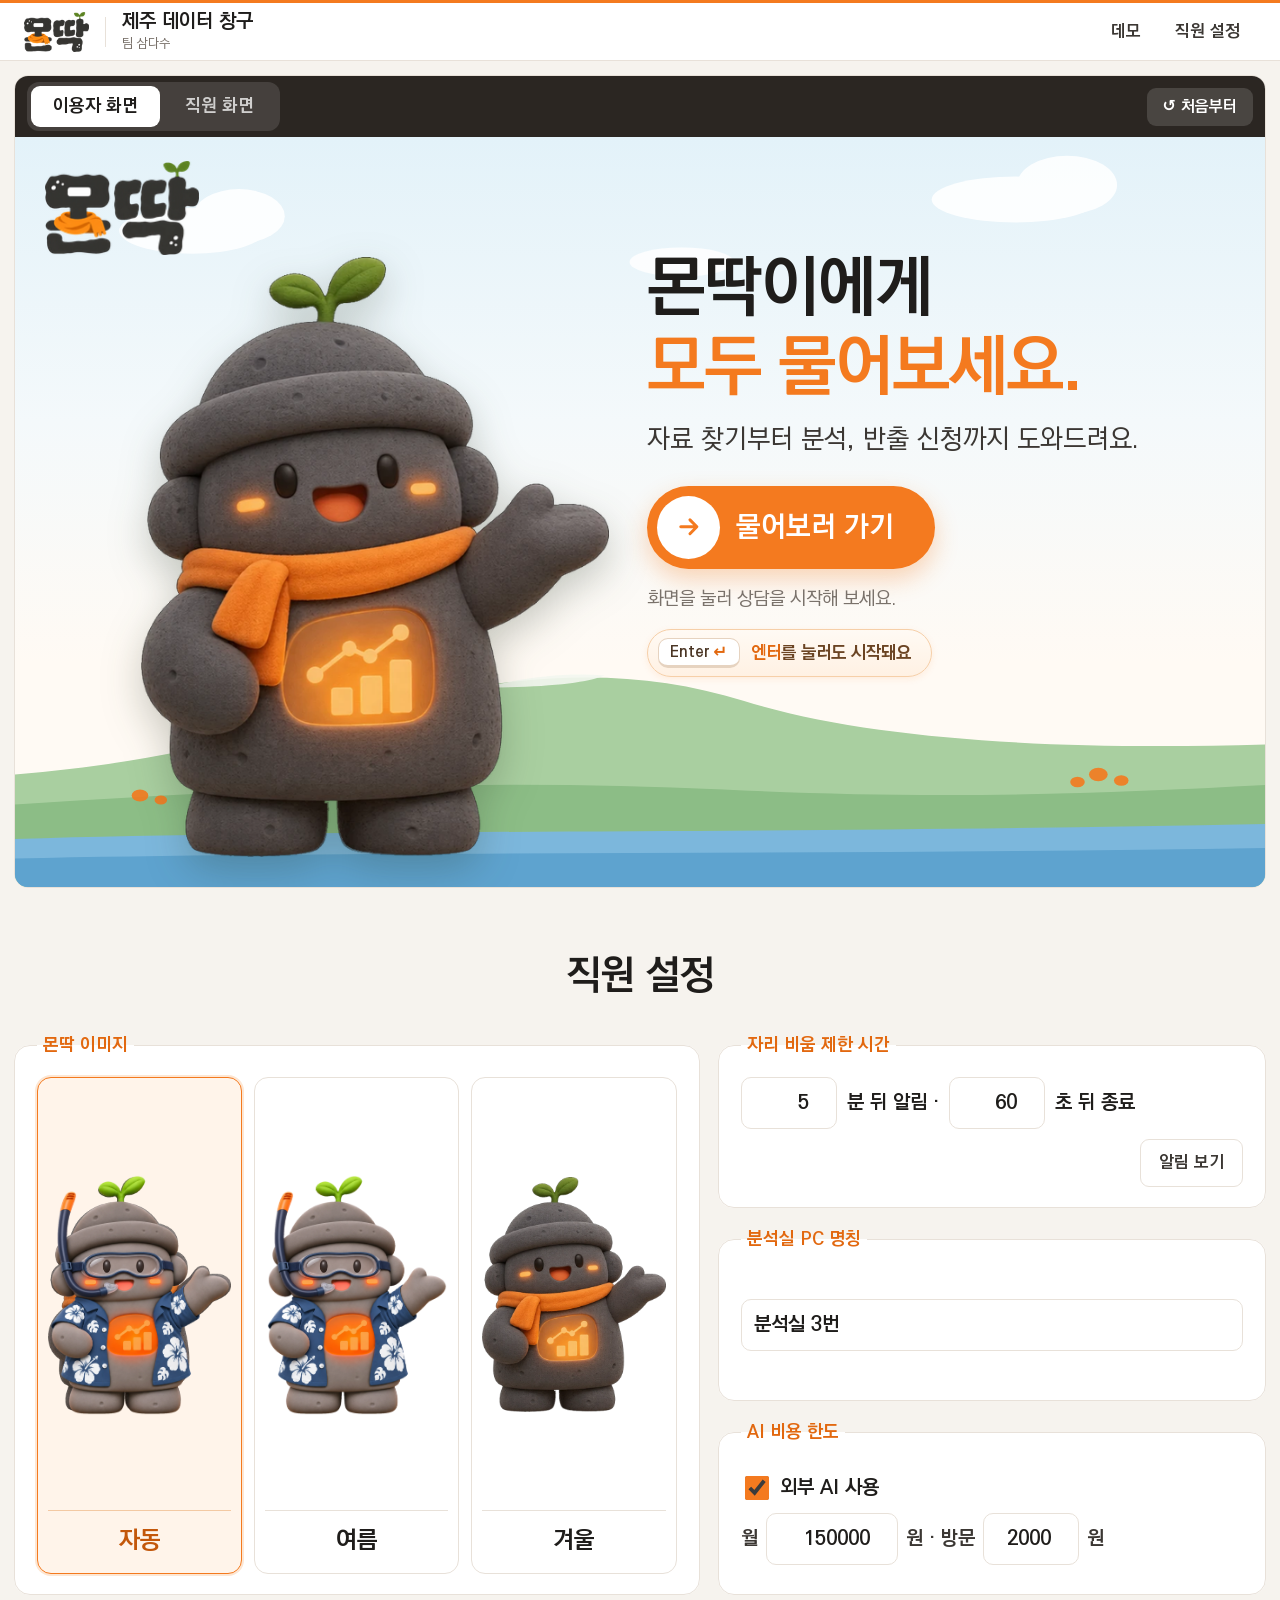
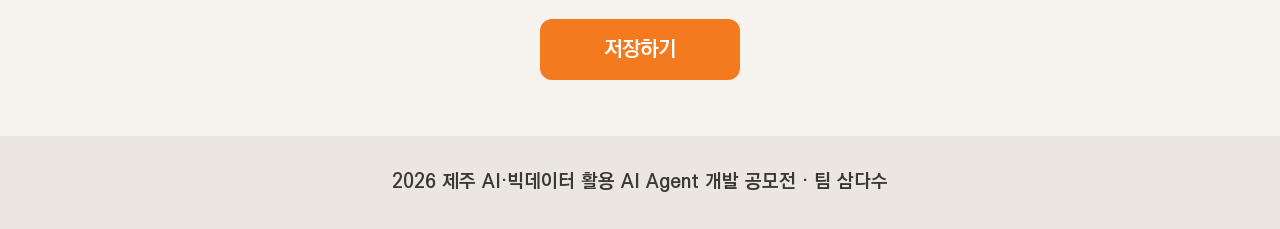
<file: index.html>
<!doctype html>
<html lang="ko">
<head>
<meta charset="utf-8">
<meta name="viewport" content="width=device-width,initial-scale=1">
<title>제주 삼다수팀 Demo</title>
<meta name="description" content="제주 데이터 창구 몬딱 — 자료 찾기부터 분석, 반출 신청까지 도와주는 AI 상담 창구(팀 삼다수)">
<meta property="og:type" content="website">
<meta property="og:url" content="https://jeju-monddak.github.io/">
<meta property="og:title" content="제주 삼다수팀 Demo — 몬딱">
<meta property="og:description" content="몬딱이에게 모두 물어보세요. 자료 찾기부터 분석, 반출 신청까지 도와드려요.">
<meta property="og:image" content="https://jeju-monddak.github.io/assets/og-image.png">
<meta property="og:image:width" content="1200">
<meta property="og:image:height" content="630">
<meta property="og:image:alt" content="몬딱 첫 화면">
<meta name="twitter:card" content="summary_large_image">
<meta name="twitter:image" content="https://jeju-monddak.github.io/assets/og-image.png">
<link rel="icon" href="assets/mascot-profile.png">
<link rel="apple-touch-icon" href="assets/logo-192.png">
<link rel="stylesheet" href="site.css?v=11c91c16">
</head>
<body>
<header class="top">
  <a class="home-logo" href="#demo"><img src="assets/logo-64.png" srcset="assets/logo-64.png 1x, assets/logo-128.png 2x" alt="몬딱"></a>
  <div class="bar"></div>
  <div class="ttl"><b>제주 데이터 창구</b><span>팀 삼다수</span></div>
  <nav><a href="#demo">데모</a><a href="#settings">직원 설정</a></nav>
</header>

<section class="demo" id="demo">
  <div class="screen" id="screen">
    <div class="shead">
      <div class="seg" role="tablist">
        <button class="on" data-tab="visitor" role="tab">이용자 화면</button>
        <button data-tab="staff" role="tab">직원 화면<span class="badge hide" id="badge">0</span></button>
      </div>
      <button class="reset" id="reset">↺ 처음부터</button>
    </div>
    <div class="scaler" id="scaler">
      <iframe id="f-visitor" src="visitor.html" title="몬딱 이용자 화면"></iframe>
      <iframe id="f-staff" class="hide" src="staff.html" title="몬딱 직원 화면"></iframe>
    </div>
    <div class="alert hide" id="alert" role="alertdialog" aria-label="몬딱 새 문의">
      <div class="pic"><img src="assets/mascot-small.png" alt=""></div>
      <div class="body">
        <span class="pill">몬딱 새 문의</span>
        <div class="seat" id="al-seat"></div>
        <dl><div><dt>찾는 것</dt><dd id="al-want"></dd></div><div><dt>상황</dt><dd id="al-why"></dd></div></dl>
        <div class="btns"><button class="open" id="al-open">열기</button><button class="shut" id="al-shut">닫기</button></div>
      </div>
    </div>
    <div class="toast" id="toast" role="status"></div>
  </div>
</section>

<div class="wrap">
  <section class="settings" id="settings">
    <h2>직원 설정</h2>
    <form class="set-grid" id="set-form">
      <fieldset>
        <legend>몬딱 이미지</legend>
        <div class="mascots">
          <label class="mcard"><input type="radio" name="mascot" value="auto" checked><span class="mimg auto"><img class="a-base" src="assets/mascot-winter.png" alt=""><img class="a-summer" src="assets/mascot-summer.png" alt=""></span><b>자동</b></label>
          <label class="mcard"><input type="radio" name="mascot" value="summer"><span class="mimg"><img src="assets/mascot-summer.png" alt=""></span><b>여름</b></label>
          <label class="mcard"><input type="radio" name="mascot" value="winter"><span class="mimg"><img src="assets/mascot-winter.png" alt=""></span><b>겨울</b></label>
        </div>
      </fieldset>
      <div class="set-col">
        <fieldset>
          <legend>자리 비움 제한 시간</legend>
          <p class="line"><input type="number" name="idle_min" min="1" max="120" value="5" aria-label="알림까지 분">분 뒤 알림 · <input type="number" name="idle_sec" min="10" max="600" value="60" aria-label="종료까지 초">초 뒤 종료
            <button type="button" class="ghost" id="idle-now">알림 보기</button></p>
        </fieldset>
        <fieldset>
          <legend>분석실 PC 명칭</legend>
          <p class="line"><input type="text" name="seat" value="분석실 3번" maxlength="20" aria-label="자리 이름"></p>
        </fieldset>
        <fieldset>
          <legend>AI 비용 한도</legend>
          <p class="line"><label class="check"><input type="checkbox" name="ai" checked>외부 AI 사용</label>
            <span class="money">월 <input type="number" name="monthly" value="150000" step="10000" min="0" aria-label="월 한도">원 · 방문 <input type="number" name="visit" value="2000" step="500" min="0" aria-label="방문 한도">원</span></p>
        </fieldset>
      </div>
      <div class="set-foot"><button class="save" type="submit" id="set-save" aria-live="polite">저장하기</button></div>
    </form>
  </section>
</div>

<footer>
  <p class="c">2026 제주 AI·빅데이터 활용 AI Agent 개발 공모전 · 팀 삼다수</p>
</footer>

<script src="data.js?v=b1b8fdfd"></script>
<script src="site.js?v=dceba2ed"></script>
</body>
</html>
</file>
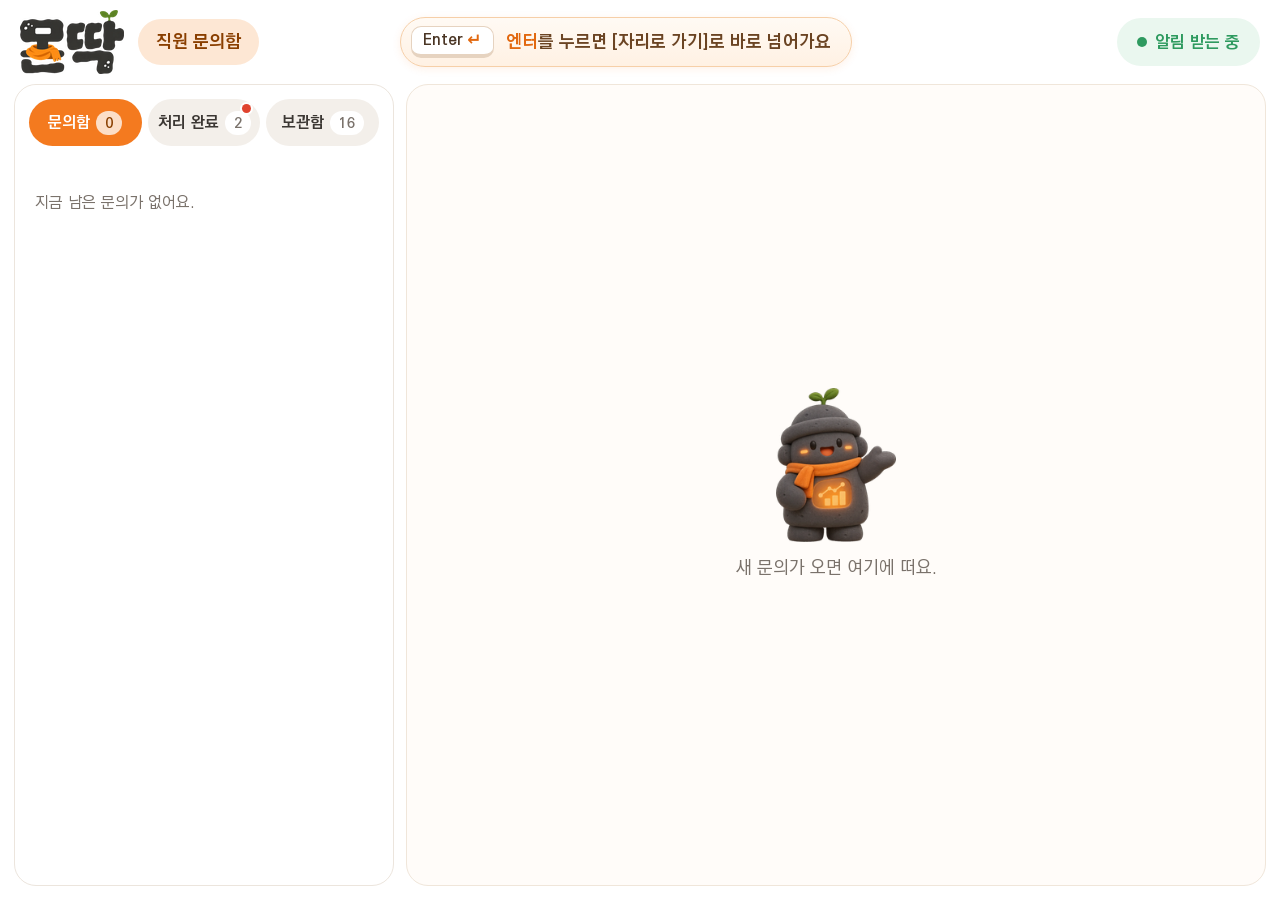
<file: staff.html>
<!doctype html>
<html lang="ko"><head><meta charset="utf-8"><meta name="viewport" content="width=device-width,initial-scale=1">
<title>몬딱</title>
<link rel="icon" href="assets/mascot-profile.png">   <!-- 작업 표시줄 아이콘: 이용자 창과 같은 몬딱 증명사진(11/17) -->
<style>
/* 직원 PC 몬딱 — 문의함 · 메모 · [자리로 가기][직접 답변][처리 완료]. 센터 내부망·오프라인이라 바깥 글꼴·스크립트 없음
   11/17: 겉모습을 이용자 화면(app/visitor/ui.html)에 맞춤 — 같은 색 변수·글씨 로고·둥근 단추·카드·그림자. 기능·배치는 그대로 */
@font-face{font-family:"MD KoPub";src:url("assets/fonts/KoPubWorldDotum-Medium.ttf") format("truetype");font-weight:100 599;font-display:swap}
@font-face{font-family:"MD KoPub";src:url("assets/fonts/KoPubWorldDotum-Bold.ttf") format("truetype");font-weight:600 900;font-display:swap}
:root{--o:#f47a1f;--o2:#e2680f;--ol:#fde7d4;--ol2:#fff4ea;--ink:#1f1d1b;--ink2:#3b3733;--sub:#7a726b;--mute:#a39b94;
  --line:#ece5dd;--card:#fff;--paper:#fffcf9;--side:#faf6f1;--blue:#2f6fd0;--bl:#eaf2fd;--ok:#2e9a5f;--okl:#eaf7ef;
  --red:#b03a2e;--redl:#fdeeec;--sh:0 1px 2px rgba(80,50,20,.05),0 4px 14px rgba(80,50,20,.07)}
*{box-sizing:border-box}
html,body{height:100%;margin:0}
body{font-family:"MD KoPub","KoPubWorld돋움체 Medium","Malgun Gothic",system-ui,sans-serif;color:var(--ink);background:#fff;
  display:flex;flex-direction:column;font-size:17px;word-break:keep-all;overflow-wrap:break-word;color-scheme:light}
button{font-family:inherit}

/* 위쪽 줄: 이용자 화면 .top과 같게(흰 바탕, 글씨 로고 64px, 둥근 알약) */
header{display:flex;align-items:center;gap:16px;padding:10px 20px 8px;background:#fff}
.logo{display:inline-flex;align-items:center;gap:14px}
.logo img{height:64px;width:auto;display:block}        /* 이용자 화면과 같은 몬딱 글씨 로고(크기별로 미리 줄여 둔 그림이라 또렷함) */
.logo small{font-size:18px;font-weight:800;color:#8a3f00;background:var(--ol);border-radius:999px;padding:9px 18px}
.live{margin-left:auto;display:inline-flex;align-items:center;gap:8px;border-radius:999px;padding:11px 20px;
  font-size:17px;font-weight:700;color:var(--ok);background:var(--okl)}
.live::before{content:"";width:10px;height:10px;border-radius:50%;background:currentColor}
.vhint{margin:0 6px 8px;font-size:15px;color:var(--sub);line-height:1.5}
.vnote{margin-top:14px;font-size:15.5px;color:var(--sub);line-height:1.55}
.live.off{color:var(--red);background:var(--redl)}

/* 왼쪽 문의함 = 이용자 화면 오른쪽 칸(.panel), 오른쪽 문의 내용 = 대화 칸(.main) */
main{flex:1;display:grid;grid-template-columns:380px minmax(0,1fr);gap:12px;min-height:0;padding:2px 14px 14px}
/* 스크롤 막대 자리(8px)를 늘 잡아 두고 오른쪽 안쪽 여백을 그만큼 줄임 → 막대가 있든 없든 탭·카드가 칸 가운데에 옴(11/17) */
.list{border:1px solid var(--line);border-radius:22px;background:#fff;padding:14px 6px 14px 14px;overflow:auto;scrollbar-gutter:stable;display:flex;flex-direction:column;gap:8px}
.list::-webkit-scrollbar{width:8px}
.list::-webkit-scrollbar-thumb{background:#d9d0c7;border-radius:8px}
.list::-webkit-scrollbar-track{background:transparent}
/* 11/17: 문의함 / 처리 완료 탭 — 처리 완료한 문의는 문의함에서 빠지고 '처리 완료'에 보관(다시 읽기 가능) */
.tabs{display:flex;gap:6px;margin:-14px -6px 4px -14px;padding:14px 6px 8px 14px;position:sticky;top:-14px;z-index:2;background:#fff;border-radius:22px 22px 0 0}   /* 문의가 많아 내려도 탭은 위에 */
.tab{all:unset;cursor:pointer;box-sizing:border-box;flex:1 1 0;min-width:0;position:relative;display:inline-flex;align-items:center;justify-content:center;gap:6px;
  border-radius:999px;padding:11px 4px;text-align:center;font-weight:800;font-size:16px;white-space:nowrap;      /* 세 탭 너비 같게, 글자는 가운데 */background:#f3efea;color:var(--ink2)}
.tab:hover{background:#ebe5de}
.tab:focus-visible{outline:3px solid var(--blue);outline-offset:2px}
.tab.on{background:var(--o);color:#fff}
.tab .c{font-size:14px;font-weight:800;border-radius:999px;padding:1px 9px;background:rgba(255,255,255,.75);color:#8a3f00}
.tab:not(.on) .c{background:#fff;color:var(--sub)}
.unread-n{margin:4px 6px 2px;font-size:16px;font-weight:800;color:#c3570a}
.tab .dot{position:absolute;top:5px;right:9px;width:9px;height:9px;border-radius:50%;background:#e0442f;box-shadow:0 0 0 2px #fff}   /* 너비를 차지하지 않게 모서리에 */
/* 처리 완료 정리(11/17): 한 달 주기로 보관 파일로 옮기거나 지우기 — 직원 화면에서만 */
.tidy{display:flex;gap:8px;flex-wrap:wrap;margin:2px 2px 4px}
.tidy .btn{padding:9px 16px;font-size:16px}
.remind{margin:0 2px 4px;background:#fff4dc;border:1px solid #f0d08a;color:#7a4f00;border-radius:12px;padding:10px 14px;font-size:15.5px;font-weight:700;line-height:1.45}
.veil{position:fixed;inset:0;background:rgba(40,30,20,.38);display:grid;place-items:center;z-index:20}
.modal{width:min(520px,92vw);background:#fff;border-radius:22px;box-shadow:0 20px 50px rgba(0,0,0,.25);overflow:hidden}
.modal .mh{padding:20px 24px 6px;font-size:22px;font-weight:800}
.modal .mb{padding:4px 24px 8px;font-size:17px;color:var(--ink2);line-height:1.55}
.modal .mb label{display:flex;align-items:center;gap:10px;margin:10px 0;font-size:18px;font-weight:700;color:var(--ink);cursor:pointer}
.modal .mb input{width:20px;height:20px;accent-color:var(--o)}
.modal .mf{display:flex;justify-content:flex-end;gap:8px;flex-wrap:wrap;padding:12px 24px 22px}
/* 선택해서 정리·보관함(11/17) */
.pickbar{margin:0 2px 4px;background:var(--ol2);border:1px solid #f3c9a3;border-radius:14px;padding:10px 12px}
.pickbar b{display:block;margin:0 2px 6px;font-size:16px;color:#8a3f00}
.pickbar .tidy{margin:0}
.q .ck{display:inline-grid;place-items:center;width:22px;height:22px;border:2px solid #cfc6bd;border-radius:6px;background:#fff;color:#fff;font-size:15px;font-weight:800;margin-right:2px}
.q.picked{outline:3px solid var(--o);outline-offset:-1px;background:var(--ol2)}
.q.picked .ck{background:var(--o);border-color:var(--o)}
.htable{width:100%;border-collapse:separate;border-spacing:0;margin-top:16px;background:#fff;border:1px solid var(--line);border-radius:18px;overflow:hidden;
  box-shadow:var(--sh);font-size:17.5px}
.htable th{text-align:left;padding:12px 18px;background:var(--side);font-weight:800;border-bottom:1px solid var(--line)}
.htable td{padding:11px 18px;border-top:1px solid #f3eee8}
.htable tbody tr:first-child td{border-top:0}
.arcdoc{white-space:pre-wrap;word-break:keep-all;margin:16px 0 0;background:#fff;border:1px solid var(--line);border-radius:18px;padding:18px 22px;
  font-family:inherit;font-size:17.5px;line-height:1.75;color:var(--ink);box-shadow:var(--sh)}
.btn.r{background:#c0392b;border-color:#c0392b;color:#fff}
.btn.r:hover{background:#a93226}
.q{all:unset;cursor:pointer;display:block;width:100%;box-sizing:border-box;padding:14px 16px;border:1px solid var(--line);border-radius:16px;background:#fff;
  transition:background .12s,border-color .12s}
.q:hover{background:var(--side)}
.q:focus-visible{outline:3px solid var(--blue);outline-offset:2px}
.q.on{outline:3px solid var(--o);outline-offset:-1px}                 /* 지금 열어 본 문의 */
.q .meta{display:flex;align-items:center;flex-wrap:wrap;gap:4px 8px;font-size:15px;color:var(--sub)}
.q .meta .when{order:9;flex-basis:100%;white-space:nowrap;font-size:14.5px}   /* 둘째 줄: 자리 이름·상태 아래에 날짜와 시각 */
.q .meta b{color:#c3570a;font-weight:800}
.q .meta .new,.q .meta .left,.q .meta .done{margin-left:auto;font-size:14px;font-weight:700;border-radius:8px;padding:3px 9px}
.q .meta .new{color:#fff;background:var(--o)}                       /* 안 읽음 */
.q .meta .done{color:var(--sub);background:#f3efea}
.q .meta .left{color:var(--red);background:var(--redl)}
.q .meta .kreply,.q .meta .kvisit{margin-left:auto;font-size:14px;font-weight:700;border-radius:8px;padding:3px 9px}
.q .meta .kreply{color:#2259ad;background:var(--bl)}                  /* 답변 완료 */
.q .meta .kvisit{color:#1f7a49;background:var(--okl)}                 /* 자리로 방문 */
/* 읽음 표시(11/17: 구분이 약하다는 지적) — 안 읽은 문의: 주황 바탕·굵은 왼쪽 띠·굵은 글씨·'안 읽음' 꼬리표
   읽은 문의: 흰 바탕에 옅은 글씨·회색 꼬리표(메일처럼) */
.q.unread{background:#fff1e3;border-color:#f3c9a3;box-shadow:inset 8px 0 0 var(--o);padding-left:24px}
.q.unread .want{font-weight:800;color:var(--ink)}
.q.unread .meta b::before{content:"";display:inline-block;width:10px;height:10px;border-radius:50%;background:var(--o);margin-right:6px;vertical-align:1px}
.q.read{background:#fff}
.q.read .meta b{color:#a8826a;font-weight:700}
.q.read .want{font-weight:500;color:#8a827b}
.q.read .why{color:var(--mute)}
.q .want{display:block;margin-top:6px;font-size:18px;font-weight:700;line-height:1.45}
.q .why{display:block;margin-top:2px;font-size:15.5px;color:var(--sub)}
.none{color:var(--sub);font-size:16px;padding:8px 6px}

.note{overflow:auto;padding:26px max(28px,calc((100% - 940px)/2));background:var(--paper);border:1px solid #f0e6da;border-radius:22px}
.empty{height:100%;display:grid;place-content:center;justify-items:center;gap:12px;color:var(--sub);font-size:18px}
.empty img{width:120px}
.seat{font-size:30px;font-weight:800;color:#c3570a;letter-spacing:-.02em}
.when{font-size:15.5px;color:var(--sub);margin-top:4px}
/* 이용자가 상담을 끝냄(11/17): 빈자리로 가거나 못 읽을 답을 보내지 않게 */
.donebar{margin-top:16px;background:#f3efea;border:1px solid var(--line);color:var(--ink2);border-radius:16px;padding:14px 20px;font-size:18px;font-weight:700;line-height:1.5}
.gone{margin-top:16px;background:var(--redl);border:1px solid #f3c9c3;color:#a3301f;border-radius:16px;padding:14px 20px;font-size:18px;font-weight:700;line-height:1.5}
/* 문의 내용(11/07: 항목 이름이 안 보이고 줄이 안 맞는다는 지적) — 이름표는 위, 내용은 아래로 카드처럼(이용자 화면 .card) */
.info{display:grid;grid-template-columns:repeat(auto-fit,minmax(260px,1fr));gap:12px;margin:18px 0 4px}
.info .it{background:#fff;border:1px solid var(--line);border-radius:18px;padding:16px 20px;box-shadow:var(--sh)}
.info .lab{display:inline-flex;align-items:center;gap:6px;font-size:15px;font-weight:800;border-radius:999px;padding:5px 13px;margin-bottom:10px;
  color:#b4520a;background:var(--ol2);border:1px solid #f6d3b3}
.info .lab::before{content:"";width:8px;height:8px;border-radius:50%;background:var(--o)}
.info .it.why .lab{color:#2259ad;background:var(--bl);border-color:#cfe0f7}
.info .it.why .lab::before{background:var(--blue)}
.info .val{font-size:20px;font-weight:700;line-height:1.5;color:var(--ink);word-break:keep-all}
.sec{margin-top:14px;background:#fff;border:1px solid var(--line);border-radius:18px;padding:16px 20px;box-shadow:var(--sh)}
.sec h3{display:flex;align-items:center;gap:8px;margin:0 0 8px;font-size:18px;font-weight:800;color:var(--ink)}
.sec h3::before{content:"";width:4px;height:18px;border-radius:2px;background:var(--o)}
.sec p,.sec li{font-size:17.5px;line-height:1.65;color:var(--ink2);margin:0;word-break:keep-all}
.sec ul{list-style:none;margin:0;padding:0;display:grid;gap:6px}
.sec li{position:relative;padding-left:20px}
.sec li::before{content:"";position:absolute;left:4px;top:.62em;width:7px;height:7px;border-radius:50%;background:var(--o)}
/* 단추: 이용자 화면 .btn(둥근 12px, 주황·흰색) — 크게 */
.actions{display:flex;gap:10px;flex-wrap:wrap;margin-top:20px}
.btn{all:unset;cursor:pointer;display:inline-flex;align-items:center;border-radius:12px;padding:13px 24px;font-weight:700;font-size:18px;
  border:1px solid var(--line);background:#fff;color:var(--ink);transition:background .12s}
.btn:hover{background:#f7f2ed}
.btn:focus-visible{outline:3px solid var(--blue);outline-offset:2px}
.btn.o{background:var(--o);border-color:var(--o);color:#fff}
.btn.o:hover{background:var(--o2)}
.btn.b{background:var(--blue);border-color:var(--blue);color:#fff}
.btn.b:hover{background:#2861b8}
.btn[disabled]{opacity:.4;cursor:default;pointer-events:none}
.reply{margin-top:16px;border:1px solid var(--line);border-radius:18px;padding:18px 20px;display:none;gap:12px;background:#fff;max-width:760px;box-shadow:var(--sh)}
.reply.open{display:grid}
.reply label{font-size:15.5px;color:var(--sub)}
textarea{font:inherit;font-size:17.5px;border:1.5px solid var(--line);border-radius:14px;padding:12px 14px;min-height:110px;resize:vertical}
textarea:focus{outline:none;border-color:var(--o);box-shadow:0 0 0 3px rgba(244,122,31,.15)}
.drop{display:block;border:2px dashed #e8c9ad;border-radius:14px;padding:12px 16px;font-size:16px;color:#b4560c;background:#fffaf5;cursor:pointer}
.drop:hover{background:#fff1e4;border-color:var(--o)}
.drop.has{color:var(--ink);border-style:solid;border-color:#bfe5cd;background:var(--okl)}
.hist{border-top:1px solid var(--line);margin-top:20px;padding-top:14px}
.hist h3{margin:0 0 6px;font-size:16px;font-weight:700;color:var(--sub)}
.h{font-size:16px;color:var(--ink2);padding:3px 0}
.h time{color:var(--sub);margin-right:10px}
/* 알림 글: 이용자 화면 알림(.err)과 같은 진한 둥근 띠 */
.toast{position:fixed;right:20px;bottom:20px;background:#2b2622;color:#fff;border-radius:12px;padding:13px 20px;font-size:16.5px;font-weight:700;
  box-shadow:0 10px 26px rgba(0,0,0,.2);opacity:0;transform:translateY(8px);transition:.25s;max-width:440px}
.toast.show{opacity:1;transform:none}
.cplink{border:0;background:none;padding:0;font:inherit;color:#c25a0b;text-decoration:underline;text-underline-offset:3px;cursor:copy;word-break:break-all;text-align:left}
.cplink:hover{color:#f2700f}
</style>
<link rel="stylesheet" href="demo.css?v=8f0c935e"></head>
<body>
<header>
  <span class="logo"><img src="assets/logo-64.png" srcset="assets/logo-64.png 1x, assets/logo-128.png 2x, assets/logo-192.png 3x" alt="몬딱"><small>직원 문의함</small></span>
  <span class="live" id="live">알림 받는 중</span>
</header>
<main>
  <nav class="list" id="list" aria-label="문의함"></nav>
  <section class="note" id="note"></section>
</main>
<div class="toast" id="toast" role="status"></div>
<script src="data.js?v=b1b8fdfd"></script>
<script src="staff_demo.js?v=c2366d3b"></script>
<script>
const KO = {new:"새 문의", coming:"자리로 방문", replied:"답변 완료", done:"처리 완료", left:"상담 끝남"};
const P = new URLSearchParams(location.hash.slice(1));
const TOKEN = P.get("t") || sessionStorage.getItem("t") || "";
try { sessionStorage.setItem("t", TOKEN); } catch (e) {}
let items = [], sel = P.get("s") || "", seen = null, replyOpen = false, file = null, lastStatus = {}, tab = "inbox", first = true,
    oldDone = 0, clearDays = 30, picking = false, picked = new Set(), histMonths = [], histTotal = 0, histSel = "", histRows = [];
history.replaceState(null, "", location.pathname);           // 주소 줄에 비밀 표식이 남지 않게

const $ = id => document.getElementById(id);
const esc = s => String(s ?? "").replace(/[&<>"']/g, c => ({"&":"&amp;","<":"&lt;",">":"&gt;",'"':"&quot;","'":"&#39;"}[c]));
// 문장마다 새 줄(11/07: "구체적인…"부터는 아래 줄로) — 마침표·물음표·느낌표 뒤 띄어쓰기에서 나눔
const lines = s => String(s ?? "").trim().split(/(?<=[.!?])\s+/).filter(Boolean).map(esc).join("<br>");
function api(path, body) { return DEMO_STAFF_API(path, body); }
function toast(t) { const el = $("toast"); el.textContent = t; el.classList.add("show"); setTimeout(() => el.classList.remove("show"), 3500); }

function memoParts(memo) {        // 정리문 글 → 받은 시각·소제목별 내용
  const lines = String(memo || "").split("\n");
  let when = "", secs = [], cur = null;
  lines.forEach((ln, i) => {
    if (i === 0 && ln.startsWith("[문의 정리문]")) return;
    if (i === 1 && /^자리:/.test(ln)) { const m = ln.match(/작성 ([0-9-]+ [0-9:]+)/); when = m ? m[1] : ""; return; }
    if (ln.startsWith("■")) { cur = {h: ln.replace(/^■\s*/, ""), items: [], ps: []}; secs.push(cur); return; }
    if (!cur || !ln.trim()) return;
    if (ln.startsWith("- ")) cur.items.push(ln.slice(2)); else cur.ps.push(ln);
  });
  return {when, secs};
}

// 11/17 밤: '문의함' 탭(11/18까지 이름 '문의 내용') = 아직 아무것도 하지 않은 새 문의만. 자리로 가기·직접 답변을 하거나 이용자가 상담을 끝내면 바로 '처리 완료'로
const HANDLED = ["coming", "replied", "done", "left"];
const inbox = () => items.filter(i => !HANDLED.includes(i.status));
const doneList = () => items.filter(i => HANDLED.includes(i.status)).sort((a, b) => String(b.updated || "").localeCompare(String(a.updated || "")));
// 문의 카드의 때: "2026년 11월 19일 13:39"(11/19: 시간만 있어 며칠 전 문의인지 모른다는 지적)
const when = t => { const m = /^(\d{4})-(\d{2})-(\d{2})[ T](\d{2}:\d{2})/.exec(t || ""); return m ? `${m[1]}년 ${+m[2]}월 ${+m[3]}일 ${m[4]}` : String(t || "").slice(-5); };
// 꼬리표·처리 내용 줄처럼 좁은 곳: "11월 19일 13:39"(11/19 전수 점검: 카드 말고도 시간만 나오는 곳이 남아 있었음)
const whenShort = t => { const m = /^(\d{4})-(\d{2})-(\d{2})[ T](\d{2}:\d{2})/.exec(t || ""); return m ? `${+m[2]}월 ${+m[3]}일 ${m[4]}` : String(t || "").slice(-5); };
// 주소는 누르면 복사(방문객 화면과 같게)
const linkify = h => h.replace(/https?:\/\/[A-Za-z0-9\-._~:\/?#\[\]@!$&'()*+,;=%]+/g, m => {
  const u = m.replace(/(?:&#39;|&quot;|[.,;:!?)\]'])+$/, "");
  return `<button class="cplink" data-url="${u}" title="누르면 주소가 복사돼요">${u}</button>` + m.slice(u.length); });
document.addEventListener("click", async e => {
  const b = e.target.closest(".cplink"); if (!b) return;
  const u = b.dataset.url; let ok = false;
  try { await navigator.clipboard.writeText(u); ok = true; } catch (er) {
    const t = document.createElement("textarea"); t.value = u; t.style.position = "fixed"; t.style.opacity = "0";
    document.body.appendChild(t); t.select(); try { ok = document.execCommand("copy"); } catch (e2) { ok = false; } t.remove(); }
  toast(ok ? "주소를 복사했어요. 인터넷 창 주소칸에 붙여 넣어 주세요." : "복사하지 못했어요. 주소를 직접 적어 주세요.");
});
const doneTime = i => ((i.history || []).filter(h => h.kind === "done").pop() || {}).time || "";
const lastTime = i => ((i.history || []).slice(-1)[0] || {}).time || "";

// 처리 완료의 구분(11/17 밤): 직원이 한 일로 두 가지 — 답변 완료 / 자리로 방문(둘 다 했으면 나중에 한 것)
const staffAct = i => (i.history || []).filter(h => h.kind === "reply" || h.kind === "coming").pop();
function tagOf(i) {
  if (HANDLED.includes(i.status)) {
    const a = staffAct(i);
    if (a) return `<span class="${a.kind === "reply" ? "kreply" : "kvisit"}">${a.kind === "reply" ? "답변 완료" : "자리로 방문"} ${esc(whenShort(a.time))}</span>`;
    return `<span class="left">상담 끝남</span>`;                       // 직원이 손대기 전에 이용자가 상담을 끝냄
  }
  if (!i.read) return `<span class="new">안 읽음</span>`;
  return `<span class="done">${i.status === "new" ? "읽음" : KO[i.status]}</span>`;
}

function renderList() {
  const box = inbox(), fin = doneList(), shown = tab === "done" ? fin : box;
  const n = box.filter(i => !i.read).length;
  if (!first && tab !== "arc" && sel && !shown.some(i => i.session === sel)) sel = "";      // 다른 탭의 문의는 닫음(첫 목록을 받기 전에는 그대로 — 알림 창에서 고른 문의를 잃지 않게, 11/19)
  for (const s of [...picked]) if (!fin.some(i => i.session === s)) picked.delete(s);
  const leftNew = fin.filter(i => i.status === "left" && !i.read).length;    /* 11/18 점검 6번: 안 읽은 '상담 끝남'이 처리 완료 탭에서 눈에 띄게 */
  const tabs = `<div class="tabs" role="tablist">
      <button class="tab ${tab === "inbox" ? "on" : ""}" data-t="inbox" role="tab">문의함 <span class="c">${box.length}</span></button>
      <button class="tab ${tab === "done" ? "on" : ""}" data-t="done" role="tab">처리 완료 <span class="c">${fin.length}</span>${oldDone || leftNew ? `<span class="dot" title="${leftNew ? "이용자가 상담을 끝낸 문의가 있어요" : "정리할 것이 있어요"}"></span>` : ""}</button>
      <button class="tab ${tab === "arc" ? "on" : ""}" data-t="arc" role="tab">보관함 <span class="c">${histTotal}</span></button></div>`;
  let body = "";
  if (tab === "arc") {
    body = `<p class="vhint">지금까지의 방문 내역(날짜·성별·연령대·방문 목적)이에요. 달마다 보관 폴더에 텍스트 파일로 쌓여요. 폴더에서 파일을 지우면 여기서도 사라져요.</p>
      <div class="tidy"><button class="btn" id="openArc">보관 폴더 열기</button></div>` +
      (histMonths.length ? histMonths.map(m => `
      <button class="q read ${m.month === histSel ? "on" : ""}" data-h="${esc(m.month)}">
        <span class="meta"><b>${esc(monthKo(m.month))}</b><span class="done">${esc(m.month)}.txt</span></span>
        <span class="want">방문 ${m.count}건</span>
      </button>`).join("") : `<p class="none">아직 쌓인 방문 내역이 없어요. 이용자가 상담을 끝내면 한 줄씩 쌓여요.</p>`);
  } else {
    const bar = tab !== "done" ? "" : picking
      ? `<div class="pickbar"><b>${picked.size ? `${picked.size}건 골랐어요` : "옮기거나 지울 문의를 눌러서 골라 주세요"}</b><div class="tidy">
           <button class="btn o" id="pMove" ${picked.size ? "" : "disabled"}>보관 폴더로 옮기기</button>
           <button class="btn r" id="pDel" ${picked.size ? "" : "disabled"}>지우기</button>
           <button class="btn" id="pStop">취소</button></div></div>`
      : `<div class="tidy"><button class="btn o" id="oldMove" ${oldDone ? "" : "disabled"}>${clearDays}일 지난 것 옮기기(${oldDone}건)</button>
           <button class="btn" id="pStart" ${fin.length ? "" : "disabled"}>선택</button>
           <button class="btn" id="openArc">보관 폴더 열기</button></div>` +
        (oldDone ? `<p class="remind">처리한 지 ${clearDays}일 지난 문의가 ${oldDone}건 있어요. '${clearDays}일 지난 것 옮기기'를 눌러 보관 폴더로 옮겨 주세요.</p>` : "");
    body = bar + (tab === "inbox" && n ? `<p class="unread-n">안 읽은 문의 ${n}건</p>` : "") +
      (tab === "done" && leftNew ? `<p class="unread-n">이용자가 상담을 끝낸 문의 ${leftNew}건(안 읽음)</p>` : "") +
      (shown.length ? shown.map(i => {
        const pk = tab === "done" && picking;
        return `
      <button class="q ${(tab === "done" && i.status !== "left") || i.read ? "read" : "unread"} s-${esc(i.status)} ${!pk && i.session === sel ? "on" : ""} ${pk && picked.has(i.session) ? "picked" : ""}" data-s="${esc(i.session)}">
        <span class="meta">${pk ? `<span class="ck">${picked.has(i.session) ? "✓" : ""}</span>` : ""}<b>${esc(i.seat)}</b><span class="when">${esc(when(i.time))}</span>${tagOf(i)}</span>
        <span class="want">${esc(i.want)}</span>
        ${i.why ? `<span class="why">${esc(i.why)}</span>` : ""}
      </button>`; }).join("") : `<p class="none">${tab === "done" ? "처리 완료한 문의가 아직 없어요." : "지금 남은 문의가 없어요."}</p>`);
  }
  $("list").innerHTML = tabs + body;
  document.querySelectorAll(".q[data-s]").forEach(b => b.onclick = () => {
    if (tab === "done" && picking) { picked.has(b.dataset.s) ? picked.delete(b.dataset.s) : picked.add(b.dataset.s); renderList(); return; }
    sel = b.dataset.s; replyOpen = false; file = null; markRead(sel); render();
  });
  document.querySelectorAll(".q[data-h]").forEach(b => b.onclick = () => { histSel = b.dataset.h; loadHistory().then(render); });
  document.querySelectorAll(".tab").forEach(b => b.onclick = () => {
    if (tab === b.dataset.t) return;
    tab = b.dataset.t; sel = ""; picking = false; picked.clear(); replyOpen = false; file = null;
    if (tab === "arc") loadHistory().then(render); render();
  });
  // 처리 완료 탭: 옮긴 처리 내용(텍스트 파일) 폴더 / 보관함 탭: 방문 내역 폴더
  if ($("openArc")) $("openArc").onclick = () => api("/api/open_archive", {which: tab === "arc" ? "visit" : "inquiry"})
    .then(r => toast(r.opened ? "보관 폴더를 열었어요. 새 창으로 떠요." : `보관 폴더를 열지 못했어요. 이 폴더를 직접 열어 주세요: ${r.folder || ""}`))
    .catch(() => toast("보관 폴더를 열지 못했어요. 잠시 뒤 다시 눌러 주세요."));
  if ($("oldMove")) $("oldMove").onclick = () => clearDone("old", "move", []);
  if ($("pStart")) $("pStart").onclick = () => { picking = true; sel = ""; render(); };
  if ($("pStop")) $("pStop").onclick = () => { picking = false; picked.clear(); render(); };
  if ($("pMove")) $("pMove").onclick = () => clearDone("pick", "move", [...picked]);
  if ($("pDel")) $("pDel").onclick = () => confirmBox(`고른 ${picked.size}건을 지울까요?`, "지운 내용은 되살릴 수 없어요. 남겨 두려면 '보관 폴더로 옮기기'를 눌러 주세요.",
    () => clearDone("pick", "delete", [...picked]));
}

// 처리 완료 정리(직원 화면에서만): 30일 지난 것 한 번에 보관 / 골라서 보관·지우기
function clearDone(scope, action, sessions) {
  return api("/api/clear", {scope, action, sessions}).then(r => {
    picking = false; picked.clear(); sel = "";
    toast(action === "move" ? `${r.count}건을 보관 폴더로 옮겼어요. '보관 폴더 열기'로 볼 수 있어요.` : `${r.count}건을 지웠어요.`);
    refresh();
  }).catch(() => toast(action === "move" ? "옮기지 못했어요. 잠시 뒤 다시 눌러 주세요." : "지우지 못했어요. 잠시 뒤 다시 눌러 주세요."));
}
function confirmBox(title, msg, yes) {
  const v = document.createElement("div"); v.className = "veil";
  v.innerHTML = `<div class="modal" role="alertdialog"><div class="mh">${esc(title)}</div><div class="mb">${esc(msg)}</div>
    <div class="mf"><button class="btn" id="cNo">취소</button><button class="btn r" id="cYes">지우기</button></div></div>`;
  v.onclick = e => { if (e.target === v) v.remove(); };
  document.body.appendChild(v);
  v.querySelector("#cNo").onclick = () => v.remove();
  v.querySelector("#cYes").onclick = () => { v.remove(); yes(); };
}

// 보관함 = 방문 내역(11/17 밤): 보관 폴더의 달별 파일을 그때그때 읽음(탐색기에서 지운 파일은 다음 새로 고침에 빠짐)
function loadHistory() {
  return api("/api/history" + (histSel ? "?month=" + encodeURIComponent(histSel) : "")).then(d => {
    histMonths = d.months || []; histTotal = d.total || 0; histSel = d.month || ""; histRows = d.rows || [];
  }).catch(() => {});
}

function renderNote() {
  if (tab === "arc") {
    $("note").innerHTML = histSel ? `<div class="seat">${esc(monthKo(histSel))} 방문 내역</div>
      <div class="when">방문 ${histRows.length}건 · 보관 폴더의 ${esc(histSel)}.txt</div>
      <table class="htable"><thead><tr><th>날짜</th><th>성별</th><th>연령대</th><th>방문 목적</th></tr></thead>
        <tbody>${histRows.map(r => `<tr>${r.map(c => `<td>${esc(c)}</td>`).join("")}</tr>`).join("")}</tbody></table>
      <p class="vnote">· 이용자가 상담을 끝낼 때마다 한 줄씩 쌓여요. 이름·연락처·질문 내용은 들어 있지 않아요.<br>
        · 이 표는 보관 폴더의 ${esc(histSel)}.txt 파일 그대로예요(메모장으로 열려요). 폴더에서 파일을 지우면 여기서도 사라져요.</p>`
      : `<div class="empty"><img src="assets/mascot-small.png" alt="">이용자가 상담을 끝내면 방문 내역이 여기에 쌓여요.</div>`;
    return;
  }
  const cur = items.find(i => i.session === sel);
  if (!cur) {
    const msg = tab === "done" ? (doneList().length ? "왼쪽에서 문의를 고르면 문의 내용과 처리 내용을 다시 읽을 수 있어요." : "자리로 가거나 직접 답변한 문의가 여기로 옮겨 와요.")
                               : (inbox().length ? "왼쪽 목록에서 문의를 골라 주세요." : "새 문의가 오면 여기에 떠요.");
    $("note").innerHTML = `<div class="empty"><img src="assets/mascot-small.png" alt="">${msg}</div>`; return;
  }
  const m = memoParts(cur.memo), done = cur.status === "done", left = cur.status === "left";
  const same = t => String(t || "").replace(/\s/g, "") === String(cur.want || "").replace(/\s/g, "");
  const secs = m.secs.filter(s => !(s.ps.length === 1 && !s.items.length && same(s.ps[0])))   // 위 '찾으시는 것'과 같은 글은 한 번만
    .map(s => `<div class="sec"><h3>${esc(s.h)}</h3>${s.ps.map(p => `<p>${lines(p)}</p>`).join("")}${
    s.items.length ? `<ul>${s.items.map(x => `<li>${linkify(esc(x))}</li>`).join("")}</ul>` : ""}</div>`).join("");
  const hist = (cur.history || []).map(h => `<div class="h"><time>${esc(whenShort(h.time))}</time>${
    {coming: "자리로 간다고 알림", reply: "직접 답변", done: "처리 완료", left: "이용자가 상담을 끝냄"}[h.kind]}${h.text ? " · " + esc(h.text) : ""}${h.file_name ? " · 보낸 파일 " + esc(h.file_name) : ""}</div>`).join("");
  $("note").innerHTML = `
    <div class="seat">${esc(cur.seat)}</div>
    <div class="when">${m.when ? "받은 시각 " + esc(when(m.when)) + " · " : ""}${KO[cur.status] || ""}</div>
    ${done ? `<div class="donebar">${esc(when(doneTime(cur)))}에 처리 완료한 문의예요. 문의 내용과 처리 내용을 다시 읽을 수 있어요.</div>` : ""}
    ${left ? `<div class="gone">이용자가 ${esc(when(cur.left_time))}에 상담을 끝냈어요. 자리로 가지 않아도 돼요.</div>` : ""}
    <div class="info"><div class="it"><span class="lab">찾으시는 것</span><div class="val">${lines(cur.want || "적힌 내용이 없어요. 이용자에게 직접 여쭤봐 주세요.")}</div></div>
      ${cur.why ? `<div class="it why"><span class="lab">도움이 필요한 이유</span><div class="val">${lines(cur.why)}</div></div>` : ""}</div>
    ${done ? "" : `<div class="actions">
      <button class="btn o" id="go" ${left ? "disabled" : ""}>자리로 가기</button>
      <button class="btn b" id="rep" ${left ? "disabled" : ""}>직접 답변</button>
    </div>`}
    <div class="reply ${replyOpen ? "open" : ""}" id="replyBox">
      <label for="txt">이용자에게 보낼 말(이용자 화면에 '몬딱 운영자' 이름으로 떠요)</label>
      <textarea id="txt" placeholder="예: 센터 표에는 없지만 제가 찾은 자료를 보내 드려요."></textarea>
      <label class="drop ${file ? "has" : ""}" id="drop"><span id="fname">${file ? esc(file.name) : "보낼 파일 고르기(없어도 돼요 · CSV나 엑셀(.xlsx), 20MB까지)"}</span>
        <input type="file" id="fileIn" hidden accept=".csv,.xlsx"></label>
      <div style="display:flex;gap:10px"><button class="btn b" id="send">보내기</button><button class="btn" id="cancel">취소</button></div>
    </div>
    <div style="margin-top:8px">${secs}</div>
    ${hist ? `<div class="hist"><h3>처리 내용</h3>${hist}</div>` : ""}`;
  // 자리로 가기·직접 답변을 하면 처리 완료로 옮기고, 방금 그 문의를 그대로 열어 둠(다시 읽기)
  const push = (kind, extra = {}, msg = "") => api("/api/push", {session: cur.session, kind, ...extra}).then(() => {
    const moved = tab !== "done";
    tab = "done"; sel = cur.session; replyOpen = false; file = null;
    if (msg || moved) toast((msg ? msg + " " : "") + (moved ? "'처리 완료'로 옮겼어요." : ""));
    refresh();
  }).catch(() => { toast("이용자에게 전하지 못했어요. 이용자가 상담을 끝냈을 수 있어요. 잠시 뒤 다시 눌러 주세요."); refresh(); });
  if (done) return;                                                     // 처리 완료한 문의: 읽기만
  $("go").onclick = () => push("coming", {}, "이용자 화면에 '직원이 이 자리로 오고 있어요'가 떠요.");
  $("rep").onclick = () => { replyOpen = !replyOpen; $("replyBox").classList.toggle("open", replyOpen); if (replyOpen) $("txt").focus(); };
  $("cancel").onclick = () => { replyOpen = false; file = null; renderNote(); };
  $("fileIn").onchange = e => { file = e.target.files[0] || null; $("fname").textContent = file ? file.name : ""; $("drop").classList.toggle("has", !!file); };
  $("send").onclick = async () => {
    const text = $("txt").value.trim();
    if (!text && !file) { toast("보낼 말이나 파일을 넣어 주세요."); return; }
    if (file && file.size > 20 * 1024 * 1024) { toast("파일이 너무 커요. 20MB까지 보낼 수 있어요."); return; }
    if (file && !/[.](csv|xlsx)$/i.test(file.name)) { toast("CSV나 엑셀(.xlsx) 파일만 보낼 수 있어요. 다른 파일은 표로 옮겨서 보내 주세요."); return; }
    let b64 = "";
    if (file) b64 = await new Promise(res => { const r = new FileReader(); r.onload = () => res(String(r.result).split(",")[1] || ""); r.readAsDataURL(file); });
    await push("reply", {text, file_name: file ? file.name : "", file_b64: b64}, "보냈어요. 이용자 화면에 '몬딱 운영자'로 떠요.");
  };
}

// 열어 본 문의 = 읽음(창이 앞에 있을 때만 — 그냥 켜져만 있으면 안 읽은 것으로 둠)
function markRead(s) {
  const it = items.find(i => i.session === s);
  if (!it || it.read || !document.hasFocus()) return;
  it.read = true;
  api("/api/read", {session: s}).catch(() => {});
}
window.addEventListener("focus", () => { markRead(sel); render(); });

// 답변을 쓰는 중에는 글이 지워지지 않게 오른쪽은 그대로
function render() { renderList(); if (!replyOpen) renderNote(); }

const monthKo = ym => ym ? `${ym.slice(0, 4)}년 ${Number(ym.slice(5, 7))}월` : "";

async function refresh() {
  try {
    const d = await api("/api/items");
    $("live").className = "live" + (d.alive ? "" : " off");
    $("live").textContent = d.alive ? "알림 받는 중" : "알림이 꺼졌어요 · 컴퓨터를 다시 켜 주세요";
    const fresh = d.items.filter(i => seen && !seen.has(i.session));
    seen = new Set(d.items.map(i => i.session));
    items = d.items; oldDone = d.old_done || 0; clearDays = d.clear_days || 30;
    await loadHistory();                                               // 보관 폴더에서 지운 파일도 바로 반영
    // 11/17: 맨 위 문의를 저절로 열지 않음(열면 바로 '읽음'이 되어 안 읽은 문의가 안 보였음). 알림 [열기]로 온 문의만 바로 엶
    if (first && sel) { const it = items.find(i => i.session === sel); if (it && HANDLED.includes(it.status)) tab = "done"; }
    first = false;
    markRead(sel);
    if (fresh.length) toast(`새 문의 · ${fresh[0].seat} · ${fresh[0].want}`);
    const gone = items.filter(i => i.status === "left" && lastStatus[i.session] && lastStatus[i.session] !== "left");
    if (gone.length) toast(`${gone[0].seat} 이용자가 상담을 끝냈어요.`);
    if (gone.some(i => i.session === sel)) { replyOpen = false; file = null; }      // 쓰던 답변은 받을 사람이 없음
    lastStatus = Object.fromEntries(items.map(i => [i.session, i.status]));
    render();
  } catch (e) {
    $("live").className = "live off"; $("live").textContent = "연결이 끊겼어요 · 컴퓨터를 다시 켜 주세요";
  }
}
refresh(); setInterval(refresh, 3000);
</script>
</body></html>
</file>
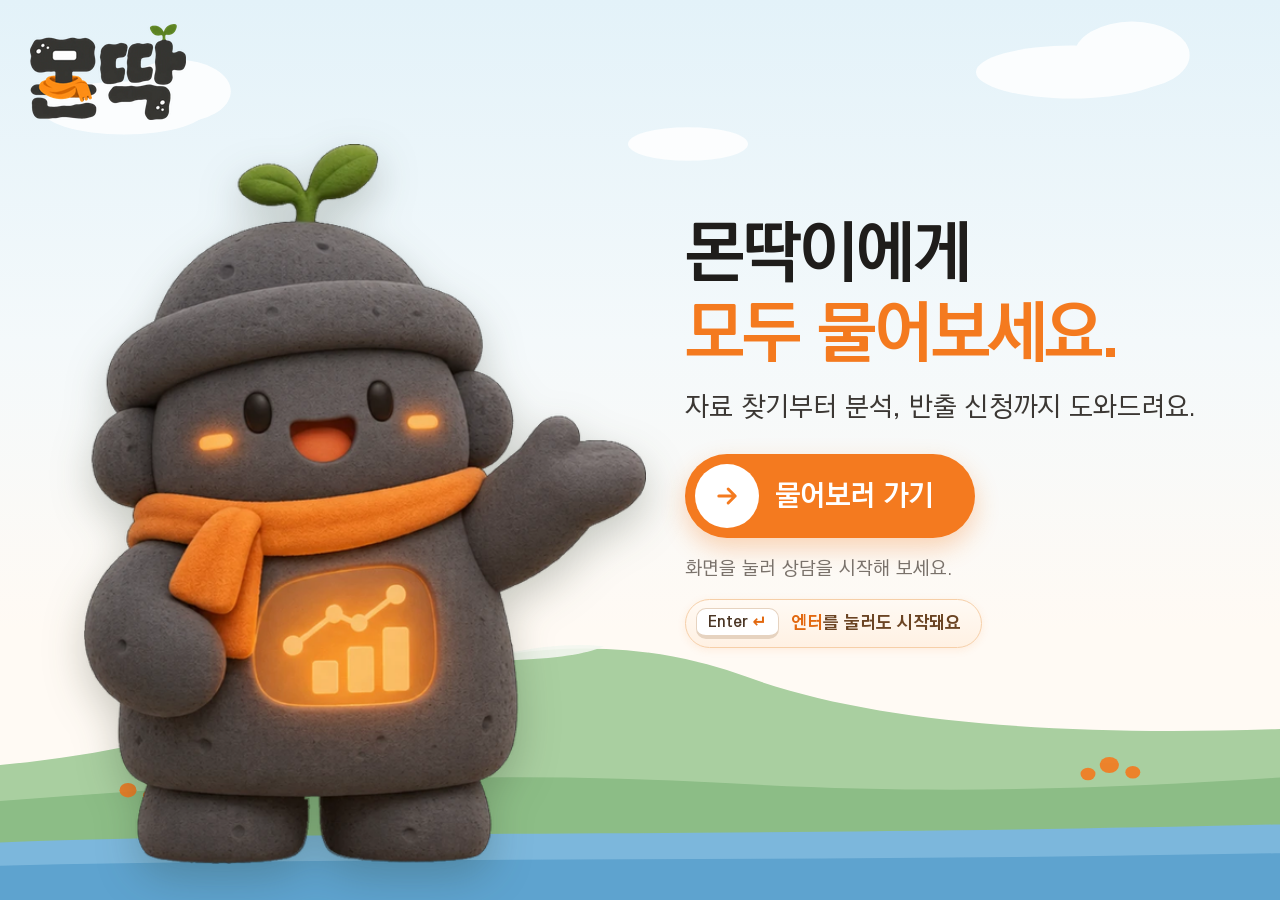
<file: visitor.html>
<!doctype html>
<html lang="ko">
<head>
<meta charset="utf-8">
<meta name="viewport" content="width=device-width, initial-scale=1">
<title>몬딱</title>
<link rel="icon" href="assets/mascot-profile.png">
<style>
@font-face{font-family:"MD KoPub";src:url("assets/fonts/KoPubWorldDotum-Medium.ttf") format("truetype");font-weight:100 599;font-display:swap}
@font-face{font-family:"MD KoPub";src:url("assets/fonts/KoPubWorldDotum-Bold.ttf") format("truetype");font-weight:600 900;font-display:swap}
:root{--o:#f47a1f;--o2:#e2680f;--ol:#fde7d4;--ol2:#fff4ea;--ink:#1f1d1b;--ink2:#3b3733;--sub:#7a726b;--mute:#a39b94;
  --line:#ece5dd;--card:#fff;--paper:#fffcf9;--side:#faf6f1;--blue:#2f6fd0;--bl:#eaf2fd;--warn:#fff4dc;--warnb:#f0d08a;--warnt:#7a4f00;
  --sh:0 1px 2px rgba(80,50,20,.05),0 4px 14px rgba(80,50,20,.07)}
*{box-sizing:border-box}
html,body{margin:0;height:100%}
body{font-family:"MD KoPub","KoPubWorld돋움체 Medium","Malgun Gothic",system-ui,sans-serif;color:var(--ink);background:#f4efe9;
  font-size:17px;word-break:keep-all;overflow-wrap:break-word;color-scheme:light}
button{font-family:inherit;font-size:inherit;color:inherit;cursor:pointer}
b,strong,h1,h2,h3,h4{font-weight:700}
.hide{display:none!important}
svg.i{width:20px;height:20px;flex:none}

/* ---------------- 시작·동의·끝 화면 */
.screen{position:fixed;inset:0;display:grid;place-items:center;background:var(--paper)}
.start{background:linear-gradient(#e3f2f9 0%,#f4f9fb 38%,#fffaf4 70%);overflow:hidden;place-items:stretch}
.start svg.sky{position:absolute;left:0;right:0;top:0;width:100%;height:40%}
.start svg.land{position:absolute;left:0;right:0;bottom:0;width:100%;height:30%}
.hero{position:relative;z-index:1;display:grid;grid-template-columns:auto auto;justify-content:center;align-items:end;gap:3vw;
  width:min(1200px,94vw);margin:0 auto;padding-bottom:4vh;align-self:end}
.hero .txt{padding-bottom:24vh}
.start .brand{position:absolute;left:30px;top:24px;z-index:2}
.hero h1{margin:0 0 12px;font-size:clamp(44px,6.4vh,72px);line-height:1.18;letter-spacing:-.03em}
.hero h1 em{font-style:normal;color:var(--o)}
.hero p{margin:0 0 26px;font-size:clamp(19px,2.4vh,26px);color:var(--ink2);white-space:nowrap}
.hero .masc{height:min(860px,80vh);filter:drop-shadow(0 16px 20px rgba(40,50,30,.25));order:-1}   /* 11/08: 몬딱이 오른손으로 글을 가리키게 — 그림 왼쪽, 글 오른쪽 */
.go{display:inline-flex;align-items:center;gap:14px;border:0;border-radius:999px;padding:17px 22px 17px 30px;
  background:linear-gradient(135deg,#ff9440,#f2700f);color:#fff;font-size:21px;font-weight:700;
  box-shadow:0 8px 20px rgba(242,112,15,.32),inset 0 1px 0 rgba(255,255,255,.35);transition:transform .15s,box-shadow .15s}
.go:hover{transform:translateY(-2px);box-shadow:0 12px 26px rgba(242,112,15,.38),inset 0 1px 0 rgba(255,255,255,.35)}
.go .arr{display:grid;place-items:center;width:38px;height:38px;border-radius:50%;background:rgba(255,255,255,.22)}
.go[disabled]{background:#d9d2cb;box-shadow:none;cursor:not-allowed;transform:none}
.start-btn{display:inline-flex;align-items:center;gap:14px;border:0;border-radius:999px;padding:8px 32px 8px 8px;background:var(--o);color:#fff;
  font-size:clamp(21px,2.6vh,26px);font-weight:700;box-shadow:0 10px 24px rgba(244,122,31,.30);transition:transform .15s,box-shadow .15s,background .15s}
.start-btn .dot{display:grid;place-items:center;width:clamp(46px,5.6vh,56px);height:clamp(46px,5.6vh,56px);border-radius:50%;background:#fff;color:var(--o)}
.start-btn .dot svg.i{width:24px;height:24px;transition:transform .15s}
.start-btn:hover{background:#ee6f12;transform:translateY(-2px);box-shadow:0 14px 28px rgba(244,122,31,.36)}
.start-btn:hover .dot svg.i{transform:translateX(3px)}
.hint{margin-top:12px;color:var(--sub);font-size:15px}

.who-box{width:min(760px,92vw);background:var(--card);border:1px solid var(--line);border-radius:24px;box-shadow:var(--sh);padding:30px 34px}
.who-box h2{margin:0 0 4px;font-size:28px}
.who-box .s{color:var(--sub);margin:0 0 18px}
.pick h3{margin:14px 0 8px;font-size:18px}
.chips{display:flex;flex-wrap:wrap;gap:8px}
.chip{border:1.5px solid var(--line);background:#fff;border-radius:999px;padding:9px 16px;font-size:16px;font-weight:600;transition:.12s}
.chip:hover{border-color:var(--o)}
.chip.on{background:var(--o);border-color:var(--o);color:#fff}
.consent{margin-top:20px;border:1px solid var(--line);background:var(--side);border-radius:16px;padding:14px 18px}
.consent pre{margin:0;font-family:inherit;white-space:pre-wrap;font-size:15.5px;line-height:1.6;color:var(--ink2);max-height:210px;overflow:auto}
.check{display:flex;align-items:center;gap:10px;margin-top:12px;font-weight:700;font-size:17px;cursor:pointer}
.check input{width:22px;height:22px;accent-color:var(--o)}
.who-box .row{display:flex;justify-content:space-between;align-items:center;margin-top:20px;gap:12px}
.who-box .noai{margin:14px 0 0;text-align:right}
.linkish{border:0;background:none;padding:4px 2px;color:var(--ink2);font-size:15px;text-decoration:underline;text-underline-offset:3px;cursor:pointer}
.ghost{border:1px solid var(--line);background:#fff;border-radius:999px;padding:11px 18px;font-weight:700}

.bye{background:linear-gradient(#bfe3f5 0%,#e9f6fb 52%,#fff 100%);overflow:hidden}
.bye svg.land{position:absolute;inset:auto 0 0 0;width:100%;height:44%}
.bye{place-items:stretch}
.bye-row{position:relative;z-index:1;display:grid;grid-template-columns:auto auto;justify-content:center;align-items:end;gap:3vw;
  width:min(1200px,94vw);margin:0 auto;padding-bottom:4vh;align-self:end}
.bye-row .masc{height:min(900px,84vh);filter:drop-shadow(0 16px 20px rgba(40,50,30,.25))}
/* 끝 화면(11/07: 여백 줄이고 채움) — 하늘엔 구름·로고, 카드엔 인사·자동 돌아가기. '다음에도 이렇게 도와드려요'는 11/08 뺌 */
.bye .brand{position:absolute;left:30px;top:24px;z-index:2}
.bye svg.sky{position:absolute;left:0;right:0;top:0;width:100%;height:40%}
.bye-card{margin-bottom:22vh;width:min(580px,46vw);background:rgba(255,255,255,.96);border-radius:24px;padding:26px 30px 22px;
  box-shadow:0 14px 34px rgba(40,60,80,.18);position:relative}
.bye-card::before{content:"";position:absolute;left:-14px;bottom:56px;border:14px solid transparent;border-right-color:rgba(255,255,255,.96);border-left:0}
.bye h2{margin:0 0 6px;font-size:44px;letter-spacing:-.02em}
.bye p{margin:0 0 14px;font-size:20px;color:var(--ink2)}
.bye .again{display:flex;align-items:center;gap:14px;flex-wrap:wrap}
.bye .count{font-size:15px;color:var(--sub)}
.bye .bar{height:5px;border-radius:3px;background:var(--line);margin-top:16px;overflow:hidden}
.bye .bar i{display:block;height:100%;width:100%;background:var(--o);transform-origin:left;transition:transform 1s linear}

/* ---------------- 상담 화면 */
.app{position:fixed;inset:0;display:flex;flex-direction:column;background:#fff}
.help.on{background:var(--ol);color:#8a3f00}
.top{display:flex;align-items:center;gap:22px;padding:10px 20px 8px;background:#fff;position:relative;z-index:3}
.logo{display:inline-flex;align-items:center;gap:8px;font-size:25px;font-weight:800;letter-spacing:-.03em;color:var(--ink)}
.logo img{height:64px;display:block}                 /* 몬딱 글씨 로고(11/16). 11/17: 더 크게, 크기별로 미리 줄여 둔 그림(srcset)이라 또렷함 */
.start .brand img,.bye .brand img{height:96px}
.top .right{display:flex;gap:10px;align-items:center;margin-left:auto}
.pill{display:inline-flex;align-items:center;gap:7px;border:1px solid var(--line);background:#f5f1ec;border-radius:999px;padding:11px 20px;font-weight:700;font-size:18px}
.pill:hover{background:#efe9e2}
.pill.or{background:var(--o);border-color:var(--o);color:#fff}
.pill.or:hover{background:var(--o2)}
.demo-tag{font-size:14px;color:var(--blue);background:var(--bl);border-radius:8px;padding:4px 8px;font-weight:700}
.banner{display:flex;align-items:center;gap:10px;padding:10px 20px;background:var(--warn);border-bottom:1px solid var(--warnb);color:var(--warnt);font-weight:700;font-size:16px}
.banner svg{width:22px;height:22px;color:#d08a00}

.body{flex:1;display:grid;grid-template-columns:minmax(0,1fr) 300px;min-height:0;gap:12px;padding:2px 14px 14px}
.body.np{grid-template-columns:minmax(0,1fr)}
.side{display:flex;gap:4px;align-items:center}
.nav{display:flex;align-items:center;gap:9px;padding:13px 24px;border-radius:999px;font-weight:800;font-size:21px;border:0;background:transparent;text-align:left}
.nav svg.i{width:24px;height:24px}
.nav:hover{background:#f1ebe4}
.nav.on{background:var(--o);color:#fff}
.help{display:inline-flex;align-items:center;gap:8px;border:0;background:#f3efea;color:var(--ink);border-radius:999px;padding:12px 22px;font-family:inherit;font-weight:800;font-size:18px;letter-spacing:-.01em}
.help svg.i{width:21px;height:21px;color:var(--o)}
.help:hover{background:#ebe5de}

.main{display:flex;flex-direction:column;min-width:0;min-height:0;background:var(--paper);border:1px solid #f0e6da;border-radius:22px;overflow:hidden}
.msgs{flex:1;overflow:auto;padding:16px max(20px,calc((100% - 940px)/2)) 6px;display:flex;flex-direction:column;gap:8px}
.msgs>*{flex-shrink:0}
.welcome h2{margin:2px 0 2px;font-size:30px;letter-spacing:-.02em}
.welcome .s{margin:0 0 6px;color:var(--sub)}
.opts{display:grid;gap:10px;max-width:520px;margin:4px 0 0 48px}
.opt{display:flex;align-items:center;gap:12px;border:1px solid var(--line);background:#fff;border-radius:16px;padding:14px 16px;font-weight:700;font-size:17px;
  box-shadow:var(--sh);text-align:left}
.opt:hover{border-color:#f3b483}
.opt .ic{display:grid;place-items:center;width:38px;height:38px;border-radius:11px;background:var(--ol2);color:var(--o)}
.opt .go2{margin-left:auto;color:var(--mute)}

.m{display:flex;gap:10px;align-items:flex-start}
.m .av{width:50px;height:50px;flex:none;display:grid;place-items:center}
.m .av.bot img{width:50px;height:50px;border-radius:50%;object-fit:cover;border:2.5px solid #fff;box-shadow:0 2px 6px rgba(120,70,20,.3)}   /* 얼굴만 동그랗게(11/16) */
.m.staff .av{width:36px;height:36px;border-radius:50%;place-items:center}
.m .who{font-size:14px;font-weight:700;margin:0 0 2px;color:var(--ink2)}
.m .line{display:flex;align-items:flex-end;gap:8px}
.bub{background:#fff;border:1px solid var(--line);border-radius:4px 16px 16px 16px;padding:8px 13px;line-height:1.5;max-width:600px;white-space:pre-line;box-shadow:0 1px 2px rgba(80,50,20,.04)}
/* 몬딱 말(11/17): 문장마다 한 줄, 항목은 점을 붙여 들여쓰기. 세 줄 이상이면 첫 줄(결론)만 굵게 */
.bub.rich{white-space:normal;text-wrap:pretty}
.bub.rich p{margin:0;text-wrap:pretty}   /* 11/19: '볼 / 수 있어요'처럼 끝 낱말 하나만 다음 줄로 넘어가지 않게 */
.bub.rich p.lead{text-wrap:balance}
.bub,.card .big,.card .why,.card li,.choice,.guide b,.guide small,.banner,.modal p,.callcard dd,.pfile b{text-wrap:pretty}   /* 11/19 전수 점검 */
.bub.rich p+p{margin-top:5px}
.bub.rich p.li{padding-left:1.1em;text-indent:-1.1em}
.bub.rich p.li+p.li{margin-top:3px}
.bub.rich p.lead{font-weight:700}
.bub.rich p.src{font-size:15.5px;color:var(--sub);margin-top:7px}
.cplink{border:0;background:none;padding:0;font:inherit;color:#c25a0b;text-decoration:underline;text-underline-offset:3px;cursor:copy;word-break:break-all;text-align:left}
.cplink:hover{color:#f2700f}
.cplink.done{color:#2f7d4f;text-decoration:none}
.cplink.done::after{content:" ✓ 복사됨";font-weight:700}
.time{font-size:14px;color:var(--mute);white-space:nowrap}
.m.me{justify-content:flex-end}
.m.cont{margin-top:-4px}
.m .av.gap{background:transparent}
.m.me .bub{background:var(--ol);border-color:transparent;border-radius:16px 4px 16px 16px}
.m.staff .av{background:linear-gradient(135deg,#4f8ef0,#2f6fd0);color:#fff;box-shadow:0 3px 8px rgba(47,111,208,.3)}
.m.staff .who{color:var(--blue);display:flex;align-items:center;gap:6px}
.m.staff .who small{font-size:14px;background:var(--bl);color:var(--blue);border-radius:6px;padding:2px 6px}
.m.staff .bub{background:linear-gradient(#f4f8ff,#eef4fd);border:1px solid #d5e3f8;border-left:4px solid var(--blue);border-radius:4px 16px 16px 16px;font-weight:600}
.chart{position:relative;margin:2px 0 8px;width:fit-content;max-width:100%}
.chart img{display:block;height:min(42vh,460px);max-width:100%;object-fit:contain;border-radius:14px;cursor:zoom-in;
  box-shadow:0 1px 2px rgba(80,50,20,.06),0 6px 18px rgba(80,50,20,.08)}
.mini{position:absolute;right:12px;bottom:12px}   /* 11/07: 위에 두면 그림 제목을 가림 → 오른쪽 아래(출처 줄 옆) */
.mini button{display:inline-flex;align-items:center;gap:4px;border:1px solid var(--line);background:rgba(255,255,255,.92);border-radius:999px;padding:6px 12px;font-size:15px;font-weight:700}
.mini button svg.i{width:16px;height:16px}
.choices{display:flex;flex-wrap:wrap;gap:8px;margin:0 0 0 60px;max-width:760px}
.bkrow{display:flex;gap:9px;align-items:center;border:1px solid var(--line);border-radius:10px;padding:8px 10px;margin-bottom:6px;font-size:15px;cursor:pointer}
.bkrow.on{border-color:#f3b483;background:#fffaf5}
.bkrow input{width:22px;height:22px;flex:none;accent-color:var(--o)}
.bkrow span{flex:1;min-width:0;font-weight:600;line-height:1.35;word-break:keep-all;overflow-wrap:anywhere;text-wrap:pretty}   /* 11/19: 제목이 두 줄에서 잘리지 않게 */
.bkrow button{border:0;background:transparent;color:var(--o);padding:2px;flex:none}
.bkgo{width:100%;margin-top:4px}
.bkgo[disabled]{background:#e0d8d0}
.choice{display:inline-flex;align-items:center;gap:6px;border:1.5px solid #f3c49d;background:#fff;color:#b4560c;border-radius:999px;
  padding:8px 12px 8px 16px;font-size:15.5px;font-weight:700;text-align:left;box-shadow:0 1px 2px rgba(180,86,12,.08);transition:.12s}
.choice svg.i{width:16px;height:16px}
.choice:hover{background:var(--ol2);border-color:var(--o);transform:translateY(-1px)}
.choice.other{border-style:dashed;border-color:#d9cfc5;color:var(--sub);box-shadow:none}
.typing .bub{color:var(--sub)}
/* 받는 길 안내: 번호 단계 카드(2026-11-07 A안, 한글만) */
.guide{background:#fff;border:1px solid var(--line);border-radius:4px 16px 16px 16px;padding:12px 16px 12px;max-width:520px;box-shadow:var(--sh)}
.guide h5{margin:0 0 8px;font-size:16px;font-weight:800;color:var(--ink)}
.guide ol{list-style:none;margin:0;padding:0}
.guide li{display:flex;gap:11px;padding:8px 0;border-top:1px dashed var(--line)}
.guide li:first-child{border-top:0}
.guide .n{flex:0 0 26px;height:26px;border-radius:50%;background:var(--o);color:#fff;font-weight:800;font-size:14px;display:grid;place-items:center;margin-top:1px}
.guide b{display:block;font-size:16px;font-weight:800;color:var(--ink);line-height:1.35}
.guide small{display:block;font-size:15.5px;color:var(--sub);margin-top:2px;line-height:1.4;word-break:keep-all}
.guide .tb{display:flex;flex-wrap:wrap;gap:5px;margin-top:5px}
.guide .tb span{background:var(--ol2);border:1px solid #f6d3b3;color:#a24d0a;border-radius:8px;padding:2px 9px;font-size:15px;font-weight:700;word-break:keep-all}
.guide .end{margin-top:8px;padding:8px 11px;border-radius:10px;background:var(--ol2);color:#a24d0a;font-weight:700;font-size:15px;display:flex;align-items:center;gap:7px}
.typing .dots span{display:inline-block;width:7px;height:7px;margin:0 2px;border-radius:50%;background:#c8bfb6;animation:b 1s infinite}
.typing .dots span:nth-child(2){animation-delay:.15s}.typing .dots span:nth-child(3){animation-delay:.3s}
@keyframes b{0%,80%,100%{transform:translateY(0);opacity:.5}40%{transform:translateY(-4px);opacity:1}}

.card{margin-left:48px;max-width:560px;background:#fff;border:1px solid var(--line);border-radius:18px;padding:16px 18px;box-shadow:var(--sh)}
.card h4{margin:0 0 6px;font-size:15px;color:var(--sub)}
.card .big{font-size:19px;font-weight:700;margin:0 0 6px}
.card .why{color:var(--ink2);margin:0 0 10px}
.card ul{margin:0 0 10px;padding-left:20px;color:#a3410b}
.card .acts{display:flex;flex-wrap:wrap;gap:8px}
.btn{border:0;border-radius:12px;padding:11px 18px;font-weight:700;background:var(--o);color:#fff}
.btn:hover{background:var(--o2)}
.btn.w{background:#fff;border:1px solid var(--line);color:var(--ink)}
.btn.w:hover{background:#f7f2ed}
.manual{display:grid;gap:10px;margin:10px 0}
.manual label{display:grid;gap:6px;font-weight:700;font-size:15px}
.manual select{font-family:inherit;font-size:16px;padding:9px 10px;border-radius:10px;border:1px solid var(--line);background:#fff}
.manual .two{display:grid;grid-template-columns:1fr 1fr;gap:10px}

.phint{display:flex;align-items:center;gap:6px;margin:8px 2px 0;color:var(--sub);font-size:15.5px;line-height:1.4}
.phint svg.i{width:16px;height:16px;color:var(--o);flex:none}
#dropveil{position:fixed;inset:10px;z-index:35;display:none;place-items:center;border:3px dashed var(--o);border-radius:26px;
  background:rgba(255,244,234,.9);pointer-events:none}
body.dragging #dropveil{display:grid}
#dropveil div{text-align:center;font-size:28px;font-weight:800;color:#b4560c}
#dropveil small{display:block;margin-top:8px;font-size:17px;font-weight:600;color:var(--sub)}
/* 돋보기(11/16 밤): 마우스를 가져다 대면 그 둘레가 크게 보임 */
#lens{position:fixed;z-index:50;display:none;overflow:hidden;pointer-events:none;border:3px solid var(--o);border-radius:22px;
  background:#fff;box-shadow:0 14px 40px rgba(60,35,10,.35)}
#lens>div{position:absolute;left:0;top:0;width:100vw;height:100vh;transform-origin:0 0}
.tray{display:flex;flex-wrap:wrap;gap:8px;align-items:center;margin:6px auto 0;width:min(940px,calc(100% - 32px))}
.tray:empty{display:none}
.tray .tf{display:inline-flex;align-items:center;gap:9px;max-width:460px;background:#fff;border:1.5px solid #f3c9a3;border-radius:14px;padding:10px 10px 10px 14px;font-size:17.5px;font-weight:700}   /* 11/17: 붙인 파일이 작다는 지적 → 크게 */
.tray .tf svg.i{width:22px;height:22px;color:var(--o);flex:none}
.tray .tf b{overflow:hidden;text-overflow:ellipsis;white-space:nowrap}
.tray .tf button{border:0;background:#f6efe8;color:#6b635c;width:32px;height:32px;border-radius:10px;font-size:19px;line-height:1;font-weight:800;flex:none}
.tray .tf button:hover{background:#fbd9bd;color:#8a3f00}
.tray small{color:var(--sub);font-size:15.5px;margin-left:6px}
.send.ready{animation:nudge 1.4s ease-in-out infinite}
@keyframes nudge{0%,100%{transform:none}50%{transform:scale(1.08)}}
.note{width:100%;box-sizing:border-box;min-height:96px;margin-top:10px;border:1.5px solid var(--line);border-radius:14px;padding:12px;font-family:inherit;font-size:17px;resize:none;outline:0}
.note:focus{border-color:var(--o)}
/* 자리 비움 알림(11/17): 가운데 맞춤, 낱말 안 끊기, 남은 시간은 이용 종료 화면처럼 줄어드는 막대 */
.modal.idle{text-align:center;word-break:keep-all}
.modal.idle .mh{padding:26px 28px 10px;font-size:24px;line-height:1.45}
.modal.idle .mb{padding:0 28px 26px}
.modal.idle p{margin:0;font-size:18px;color:var(--ink2)}
.idle-bar{height:10px;border-radius:5px;background:var(--line);margin:20px 0 10px;overflow:hidden}
.idle-bar i{display:block;height:100%;width:100%;background:var(--o);transform-origin:left;transition:transform 1s linear}
.idle-n{font-size:17px;color:var(--sub)}
.input{display:flex;align-items:center;gap:10px;margin:6px auto 12px;width:min(940px,calc(100% - 32px));box-sizing:border-box;border:1px solid var(--line);background:#fff;border-radius:16px;padding:8px 8px 8px 12px;box-shadow:var(--sh)}
.input input{flex:1;border:0;outline:0;font-family:inherit;font-size:17px;background:transparent;padding:8px 4px}
.clip{border:0;background:transparent;color:#7b746d;display:grid;place-items:center;width:36px;height:36px;border-radius:10px}
.clip:hover{background:#f4efe9}
.send{border:0;background:var(--o);color:#fff;border-radius:12px;width:50px;height:40px;display:grid;place-items:center}
.send[disabled]{background:#e0d8d0}

.panel{border:1px solid var(--line);border-radius:22px;background:#fff;padding:14px;display:flex;flex-direction:column;gap:12px;overflow-y:auto;overflow-x:hidden;min-width:0}
.panel>*{flex-shrink:0}
.panel h3{margin:0 0 8px;font-size:17px;display:flex;align-items:center;gap:6px}
/* 신청함 폴더 열기(11/17 팀 시험: 폴더 그림이 글자보다 위로 치우침) — 그림과 글자를 한 줄 가운데에 */
.box-open{display:flex;align-items:center;justify-content:center;gap:8px;width:100%;margin-top:4px;line-height:1.2}
.box-open svg.i{display:block}
.pfile{display:flex;gap:8px;align-items:center;border:1px solid var(--line);border-radius:10px;padding:7px 10px;margin-bottom:6px;font-size:15px}
.ph{display:flex;align-items:center;justify-content:space-between;margin-bottom:8px}
.ph h3{margin:0}
.ph .attach{margin:0;padding:7px 12px;font-size:14.5px}
.drop{display:flex;flex-direction:column;align-items:center;justify-content:center;gap:4px;margin-top:8px;min-height:130px;border:2px dashed #e8c9ad;
  border-radius:14px;background:#fffaf5;color:var(--o);cursor:pointer;text-align:center;transition:.15s}
.drop svg.i{width:24px;height:24px}
.drop b{font-size:16px;color:#b4560c}
.drop small{font-size:13px;color:var(--sub);line-height:1.45}
.drop:hover,body.dragging .drop{background:#fff1e4;border-color:var(--o)}
body.dragging .drop{transform:scale(1.02)}
.pulse{animation:pl 1.4s ease-in-out infinite}
@keyframes pl{0%,100%{box-shadow:0 0 0 0 rgba(244,122,31,.45)}50%{box-shadow:0 0 0 7px rgba(244,122,31,0)}}
.pfile svg{color:var(--o);margin-top:2px}
.pfile b{flex:1;min-width:0;font-size:15px;line-height:1.35;word-break:keep-all;overflow-wrap:anywhere}   /* 11/18 사용자: 표 이름이 '…'로 잘림 → 두 줄로 */
.pfile>div{min-width:0}
.pfile small{color:var(--sub)}
.pfile .tag{margin-left:auto;font-size:14px;font-weight:700;border-radius:6px;padding:3px 7px;background:var(--ol2);color:#b4560c;white-space:nowrap}
/* 받아 올 표(주황) → 올리면 첨부 완료(초록) (11/16) */
.pfile.need{border-color:#f5d2b4;background:#fffaf5}
.pfile.ok{border-color:#bfe5cd;background:#eaf7ef}
.pfile.ok svg{color:#2e9a5f}
.pfile.ok .tag{background:#2e9a5f;color:#fff}
.shelf-h{display:flex;align-items:center;gap:10px;margin:0 0 8px}   /* 제목과 안내를 가운데 줄 맞춤(11/17 사용자: 안내가 아래로 처져 보임) */
.shelf-h h3{margin:0}
.shelf-h small{color:var(--sub);font-size:15px;line-height:1;padding-top:2px}
.sfile{display:flex;gap:8px;align-items:center;width:100%;border:1px solid var(--line);background:#fff;border-radius:10px;padding:7px 10px;margin-bottom:6px;
  font-size:15px;text-align:left;font-family:inherit}
.sfile:hover{border-color:#f3b483;background:#fffaf5}
.sfile svg{color:var(--mute);flex:none}
.sfile b{flex:1;min-width:0;font-weight:600;line-height:1.35;word-break:keep-all;overflow-wrap:anywhere}
.sfile .tag{font-size:14px;font-weight:700;border-radius:6px;padding:3px 7px;background:#f3efea;color:var(--ink2);white-space:nowrap}
.sfile.use .tag{background:#2e9a5f;color:#fff}
.nav .cnt{min-width:22px;height:22px;border-radius:11px;background:var(--o);color:#fff;font-size:13px;display:inline-grid;place-items:center;padding:0 6px}
.nav.on .cnt{background:#fff;color:var(--o)}
/* 반출함 창 */
.bk-list{max-height:52vh;overflow:auto;margin-top:6px}
.bk{display:flex;gap:14px;align-items:center;border:1.5px solid var(--line);border-radius:14px;padding:10px 12px;margin-bottom:8px;cursor:pointer}
.bk.on{border-color:var(--o);background:#fffaf5}
.bk input{width:26px;height:26px;flex:none;accent-color:var(--o)}
.bk img{width:120px;height:76px;object-fit:cover;border-radius:8px;border:1px solid var(--line);background:#fff;flex:none}
.bk b{display:block;font-size:17px;line-height:1.35}
.bk small{color:var(--sub);font-size:14px}
.bk-hint{color:var(--sub);font-size:15px;margin:0 0 8px}
.empty{border:1.5px dashed #e5dbd0;border-radius:14px;padding:18px;text-align:center;color:var(--sub);font-size:15px}
.attach{display:inline-flex;align-items:center;gap:6px;margin-top:10px}
.act{display:flex;align-items:center;gap:10px;width:100%;border:1px solid var(--line);background:#fff;border-radius:12px;padding:9px 12px;font-weight:700;
  font-size:16px;margin-bottom:6px;text-align:left}
.act:hover{border-color:#f3b483;background:#fffaf5}
.act svg{color:var(--o)}
.act .go2{margin-left:auto;color:var(--mute)}
.cond{border:1px solid var(--line);background:var(--side);border-radius:14px;padding:12px 14px}
.cond .t{display:flex;align-items:center;justify-content:space-between;margin-bottom:8px}
.cond .t b{font-size:17px;display:flex;align-items:center;gap:7px}
.cond .t b::before{content:"";width:4px;height:17px;border-radius:2px;background:var(--o)}
.cond .t button{border:1px solid var(--line);background:#fff;border-radius:999px;padding:4px 12px;font-size:14px;font-weight:700}
.cond .seg,.big-seg{display:flex;flex-wrap:wrap;gap:6px}
.big-seg{margin:4px 0 10px}
.big-seg span{white-space:nowrap;background:var(--ol2);border:1px solid #f5d2b4;border-radius:10px;padding:6px 12px;font-size:17px;font-weight:700}
.cond .seg span{white-space:nowrap;background:#fff;border:1px solid var(--line);border-radius:8px;padding:4px 9px;font-size:15px}

.status{display:flex;align-items:center;gap:10px;border-radius:12px;padding:12px 14px;background:var(--side);border:1px solid var(--line);font-weight:700;font-size:17px}
.spin{width:22px;height:22px;border-radius:50%;border:3px solid #f6d3b6;border-top-color:var(--o);animation:sp .8s linear infinite}
@keyframes sp{to{transform:rotate(360deg)}}
.done{width:24px;height:24px;border-radius:50%;background:#2e9a5f;color:#fff;display:grid;place-items:center;animation:pop .35s ease-out}
.status.ok{background:#eaf7ef;border-color:#bfe5cd;color:#1f6b42}
@keyframes pop{0%{transform:scale(.3);opacity:0}70%{transform:scale(1.15)}100%{transform:scale(1);opacity:1}}

/* ---------------- 창(모달) */
.veil{position:fixed;inset:0;background:rgba(40,30,20,.38);display:grid;place-items:center;z-index:20}
.modal{width:min(560px,92vw);background:#fff;border-radius:22px;box-shadow:0 20px 50px rgba(0,0,0,.25);overflow:hidden}
.modal .mh{padding:18px 24px;font-size:22px;font-weight:800}
.modal .mb{padding:4px 24px 20px}
.modal .mf{display:flex;justify-content:flex-end;gap:8px;padding:0 24px 20px}
.callcard .mh{background:var(--o);color:#fff;display:flex;align-items:center;gap:10px}
.callcard.coming .mh{background:var(--blue)}
.callcard .seat{font-size:24px;font-weight:800;margin:14px 0 10px}
.callcard dl{margin:0;display:grid;gap:10px}
.callcard dt{font-size:14px;color:var(--sub)}
.callcard dd{margin:2px 0 0;font-size:19px;font-weight:700}
.callcard .phone{margin-top:14px;background:var(--ol2);color:#b4560c;border-radius:12px;padding:12px 14px;font-weight:800}
.callcard.coming .phone{display:none}
.mini-call{position:fixed;right:24px;bottom:92px;z-index:15;border:0;border-radius:999px;padding:12px 18px;background:var(--o);color:#fff;font-weight:800;
  box-shadow:0 8px 20px rgba(242,112,15,.35);display:flex;gap:8px;align-items:center}
.mini-call.coming{background:var(--blue);box-shadow:0 8px 20px rgba(47,111,208,.35)}
.zoom img{width:100%;display:block}
.close-m .mh{font-size:24px}
.close-m .mb p{margin:0;font-size:18px;color:var(--ink2)}
.err{position:fixed;left:50%;bottom:96px;transform:translateX(-50%);background:#2b2622;color:#fff;border-radius:12px;padding:12px 18px;z-index:30;font-weight:700}
.err.ok{background:#2f7d4f}
</style>
<link rel="stylesheet" href="demo.css?v=8f0c935e">
</head>
<body>
<svg width="0" height="0" style="position:absolute">
  <symbol id="i-help" viewBox="0 0 24 24" fill="none" stroke="currentColor" stroke-width="2" stroke-linecap="round" stroke-linejoin="round"><path d="M3 18v-6a9 9 0 0 1 18 0v6"/><path d="M21 19a2 2 0 0 1-2 2h-1v-6h3zM3 19a2 2 0 0 0 2 2h1v-6H3z"/></symbol>
  <symbol id="i-power" viewBox="0 0 24 24" fill="none" stroke="currentColor" stroke-width="2" stroke-linecap="round"><path d="M18.4 6.6a9 9 0 1 1-12.8 0"/><path d="M12 2v10"/></symbol>
  <symbol id="i-chat" viewBox="0 0 24 24" fill="none" stroke="currentColor" stroke-width="2" stroke-linejoin="round"><path d="M21 15a2 2 0 0 1-2 2H7l-4 4V5a2 2 0 0 1 2-2h14a2 2 0 0 1 2 2z"/></symbol>
  <symbol id="i-file" viewBox="0 0 24 24" fill="none" stroke="currentColor" stroke-width="2" stroke-linejoin="round"><path d="M14 2H6a2 2 0 0 0-2 2v16a2 2 0 0 0 2 2h12a2 2 0 0 0 2-2V8z"/><path d="M14 2v6h6M8 13h8M8 17h6"/></symbol>
  <symbol id="i-bar" viewBox="0 0 24 24" fill="none" stroke="currentColor" stroke-width="2.2" stroke-linecap="round"><path d="M6 20v-6M12 20V8M18 20v-10"/></symbol>
  <symbol id="i-out" viewBox="0 0 24 24" fill="none" stroke="currentColor" stroke-width="2" stroke-linecap="round" stroke-linejoin="round"><path d="M9 21H5a2 2 0 0 1-2-2V5a2 2 0 0 1 2-2h4M16 17l5-5-5-5M21 12H9"/></symbol>
  <symbol id="i-search" viewBox="0 0 24 24" fill="none" stroke="currentColor" stroke-width="2.2" stroke-linecap="round"><circle cx="11" cy="11" r="7"/><path d="m20 20-3.5-3.5"/></symbol>
  <symbol id="i-clip" viewBox="0 0 24 24" fill="none" stroke="currentColor" stroke-width="2" stroke-linecap="round" stroke-linejoin="round"><path d="m21.4 11.1-9.2 9.2a6 6 0 0 1-8.5-8.5l9.2-9.2a4 4 0 0 1 5.7 5.7l-9.2 9.2a2 2 0 0 1-2.8-2.8l8.5-8.5"/></symbol>
  <symbol id="i-send" viewBox="0 0 24 24" fill="currentColor"><path d="M3 11.5 21 3l-8.5 18-2.2-7.3z"/></symbol>
  <symbol id="i-right" viewBox="0 0 24 24" fill="none" stroke="currentColor" stroke-width="2.4" stroke-linecap="round" stroke-linejoin="round"><path d="m9 6 6 6-6 6"/></symbol>
  <symbol id="i-arrow" viewBox="0 0 24 24" fill="none" stroke="currentColor" stroke-width="2.6" stroke-linecap="round" stroke-linejoin="round"><path d="M5 12h14M13 6l6 6-6 6"/></symbol>
  <symbol id="i-warn" viewBox="0 0 24 24" fill="none" stroke="currentColor" stroke-width="2.2" stroke-linecap="round" stroke-linejoin="round"><path d="M10.3 3.9 1.8 18a2 2 0 0 0 1.7 3h17a2 2 0 0 0 1.7-3L13.7 3.9a2 2 0 0 0-3.4 0z"/><path d="M12 9v4M12 17h.01"/></symbol>
  <symbol id="i-zoom" viewBox="0 0 24 24" fill="none" stroke="currentColor" stroke-width="2" stroke-linecap="round"><path d="M15 3h6v6M9 21H3v-6M21 3l-7 7M3 21l7-7"/></symbol>
  <symbol id="i-tune" viewBox="0 0 24 24" fill="none" stroke="currentColor" stroke-width="2" stroke-linecap="round"><path d="M4 6h10M18 6h2M4 12h4M12 12h8M4 18h12M20 18h0"/><circle cx="16" cy="6" r="2"/><circle cx="10" cy="12" r="2"/><circle cx="18" cy="18" r="2"/></symbol>
  <symbol id="i-check" viewBox="0 0 24 24" fill="none" stroke="currentColor" stroke-width="3" stroke-linecap="round" stroke-linejoin="round"><path d="m5 12 5 5 9-10"/></symbol>
  <symbol id="i-folder" viewBox="0 0 24 24" fill="none" stroke="currentColor" stroke-width="2" stroke-linejoin="round"><path d="M3 7a2 2 0 0 1 2-2h4l2 2h8a2 2 0 0 1 2 2v8a2 2 0 0 1-2 2H5a2 2 0 0 1-2-2z"/></symbol>
  <symbol id="logo" viewBox="0 0 40 40">
    <defs><radialGradient id="lg-peel" cx="35%" cy="38%" r="70%"><stop offset="0" stop-color="#ffb066"/><stop offset=".55" stop-color="#f7882a"/><stop offset="1" stop-color="#e2650c"/></radialGradient></defs>
    <ellipse cx="20" cy="24" rx="16" ry="14" fill="url(#lg-peel)"/>
    <ellipse cx="14.5" cy="19" rx="4" ry="2.6" fill="#fff" opacity=".35" transform="rotate(-25 14.5 19)"/>
    <path d="M20 11.2c-.2-2.2.3-4 1.4-5.4" fill="none" stroke="#6b4a2b" stroke-width="1.8" stroke-linecap="round"/>
    <path d="M21 8.4c2.4-3.6 7.4-4.6 11-2.6-2 3.8-7.2 5.2-11 2.6z" fill="#5aa64a"/>
    <path d="M22.6 7.9c2.6-1.3 5.2-1.8 7.6-1.6" fill="none" stroke="#3f8434" stroke-width=".9" stroke-linecap="round"/>
  </symbol>
</svg>

<!-- 시작 -->
<section id="s-start" class="screen start">
  <span class="logo brand"><img src="assets/logo-96.png" srcset="assets/logo-96.png 1x, assets/logo-192.png 2x, assets/logo-288.png 3x" alt="몬딱"></span>
  <svg class="sky" viewBox="0 0 1200 300" preserveAspectRatio="xMidYMin slice" aria-hidden="true">
    <g fill="#fff" opacity=".85"><ellipse cx="170" cy="90" rx="70" ry="22"/><ellipse cx="215" cy="76" rx="44" ry="26"/>
    <ellipse cx="960" cy="60" rx="80" ry="22"/><ellipse cx="1010" cy="46" rx="48" ry="28"/><ellipse cx="640" cy="120" rx="50" ry="14"/></g>
  </svg>
  <svg class="land" viewBox="0 0 1200 300" preserveAspectRatio="none" aria-hidden="true">
    <path d="M0 150 C200 128 330 50 480 26 C560 14 630 22 700 52 C820 104 1000 118 1200 110 L1200 300 L0 300Z" fill="#a9cfa0"/>
    <path d="M450 34 C490 20 530 14 566 18 C548 28 510 34 450 34Z" fill="#f3f8f0" opacity=".9"/>
    <path d="M0 190 C260 166 470 156 680 170 C880 184 1040 176 1200 164 L1200 300 L0 300Z" fill="#8cbd86"/>
    <path d="M0 236 C320 222 720 230 1200 216 L1200 300 L0 300Z" fill="#7cb7dc"/>
    <path d="M0 262 C320 252 760 258 1200 248 L1200 300 L0 300Z" fill="#5ea3cf"/>
    <g fill="#f47a1f" opacity=".9"><circle cx="1040" cy="150" r="9"/><circle cx="1062" cy="158" r="7"/><circle cx="1020" cy="160" r="7"/><circle cx="120" cy="178" r="8"/><circle cx="140" cy="184" r="6"/></g>
  </svg>
  <div class="hero">
    <div class="txt">
      <h1 id="h-title"></h1>
      <p id="h-sub"></p>
      <button class="start-btn" id="b-go"><span class="dot"><svg class="i"><use href="#i-arrow"/></svg></span><span id="h-btn"></span></button>
      <div class="hint">화면을 눌러 상담을 시작해 보세요.</div>
    </div>
    <img class="masc" src="assets/mascot.png" alt="몬딱">
  </div>
</section>

<!-- 성별·연령대·동의 -->
<section id="s-who" class="screen hide">
  <div class="who-box">
    <h2>상담 전에 잠깐 알려 주세요</h2>
    <p class="s">고르지 않으셔도 돼요. 센터 이용 통계에만 써요.</p>
    <div class="pick"><h3>성별</h3><div class="chips" id="c-sex"></div></div>
    <div class="pick"><h3>연령대</h3><div class="chips" id="c-age"></div></div>
    <div class="consent"><pre id="consent"></pre>
      <label class="check"><input type="checkbox" id="agree"><span id="consent-check"></span></label></div>
    <div class="row"><button class="ghost" id="b-back">처음 화면으로</button>
      <button class="go" id="b-start" disabled><span>상담 시작하기</span><span class="arr"><svg class="i"><use href="#i-arrow"/></svg></span></button></div>
    <p class="noai"><button class="linkish" id="b-noai">동의하지 않고 AI 없이 시작하기</button></p>
  </div>
</section>

<!-- 끝 -->
<section id="s-bye" class="screen bye hide">
  <span class="logo brand"><img src="assets/logo-96.png" srcset="assets/logo-96.png 1x, assets/logo-192.png 2x, assets/logo-288.png 3x" alt="몬딱"></span>
  <svg class="sky" viewBox="0 0 1200 300" preserveAspectRatio="xMidYMin slice" aria-hidden="true">
    <g fill="#fff" opacity=".9"><ellipse cx="300" cy="96" rx="84" ry="24"/><ellipse cx="352" cy="80" rx="52" ry="30"/>
    <ellipse cx="900" cy="70" rx="90" ry="24"/><ellipse cx="955" cy="54" rx="54" ry="30"/><ellipse cx="640" cy="150" rx="56" ry="15"/>
    <ellipse cx="1110" cy="170" rx="46" ry="13"/><ellipse cx="90" cy="190" rx="50" ry="14"/></g>
  </svg>
  <svg class="land" viewBox="0 0 1200 520" preserveAspectRatio="xMidYMax slice" aria-hidden="true">
    <path d="M0 330 C180 300 300 170 460 120 C560 90 640 100 720 150 C840 220 1000 260 1200 250 L1200 520 L0 520Z" fill="#7fae7a"/>
    <path d="M430 136 C470 112 520 98 560 104 C540 118 500 128 430 136Z" fill="#eef5ea" opacity=".8"/>
    <path d="M0 380 C240 350 420 330 640 352 C860 374 1020 360 1200 340 L1200 520 L0 520Z" fill="#5f9561"/>
    <path d="M0 430 C300 410 700 420 1200 404 L1200 520 L0 520Z" fill="#3f8fc6"/>
    <path d="M0 462 C300 448 760 456 1200 444 L1200 520 L0 520Z" fill="#2f7fb6"/>
    <g fill="#f47a1f"><circle cx="980" cy="330" r="13"/><circle cx="1010" cy="342" r="11"/><circle cx="950" cy="346" r="10"/><circle cx="160" cy="356" r="12"/><circle cx="190" cy="364" r="10"/></g>
    <g fill="#3d6b3b"><circle cx="996" cy="318" r="7"/><circle cx="172" cy="345" r="6"/></g>
  </svg>
  <div class="bye-row">
    <img class="masc" src="assets/mascot.png" alt="몬딱">
    <div class="bye-card"><h2 id="bye-title"></h2><p id="bye-text"></p>
      <div class="again"><button class="start-btn" id="b-again"><span class="dot"><svg class="i"><use href="#i-arrow"/></svg></span><span>처음 화면으로</span></button>
        <span class="count" id="bye-count"></span></div>
      <div class="bar"><i id="bye-bar"></i></div></div>
  </div>
</section>

<!-- 상담 -->
<section id="s-app" class="app hide">
  <header class="top">
    <span class="logo"><img src="assets/logo-64.png" srcset="assets/logo-64.png 1x, assets/logo-128.png 2x, assets/logo-192.png 3x" alt="몬딱"></span>
    <nav class="side">
      <button class="nav on" data-nav="new" title="지금 자리에서 처음부터 새로 상담해요"><svg class="i"><use href="#i-chat"/></svg>새 상담</button>
    </nav>
    <div class="right">
      <button class="help" id="b-big" title="누르면 마우스 둘레가 크게 보여요"><svg class="i"><use href="#i-search"/></svg><span id="big-t">돋보기</span></button>
      <button class="help" id="b-help"><svg class="i"><use href="#i-help"/></svg>직원 도움</button>
      <span class="demo-tag hide" id="demo">시연 모드(외부 AI 없음)</span>
      <button class="pill" id="b-close"><svg class="i"><use href="#i-power"/></svg><span>이용 종료</span></button></div>
  </header>
  <div class="banner hide" id="banner"><svg><use href="#i-warn"/></svg><span id="banner-text"></span></div>
  <div class="body np" id="body">
    <main class="main">
      <div class="msgs" id="msgs"></div>
      <div class="tray" id="tray"></div>
      <form class="input" id="f-say">
        <button type="button" class="clip" id="b-clip" title="파일 첨부"><svg class="i"><use href="#i-clip"/></svg></button>
        <input id="say" autocomplete="off" placeholder="질문을 입력해 주세요.">
        <button class="send" id="b-send" title="보내기"><svg class="i"><use href="#i-send"/></svg></button>
      </form>
    </main>
    <aside class="panel hide" id="panel"></aside>
  </div>
  <input type="file" id="file" class="hide" accept=".csv,.xlsx" multiple>
</section>

<div id="layer"></div>
<div id="dropveil"><div>여기에 놓으세요<small>글 쓰는 칸 위에 붙어요. 보내기 전에 뺄 수 있어요.</small></div></div>
<div id="lens"></div>

<script src="data.js?v=b1b8fdfd"></script>
<script src="visitor_demo.js?v=5e3dbb1c"></script>
<script>
const $ = id => document.getElementById(id);
const esc = s => String(s ?? "").replace(/[&<>"']/g, c => ({"&":"&amp;","<":"&lt;",">":"&gt;",'"':"&quot;","'":"&#39;"}[c]));
const ICON = (id, cls="i") => `<svg class="${cls}"><use href="#${id}"/></svg>`;
let bkSel = {};        // 반출함에서 고른 결과(화면에만 — '반출 신청'을 눌러야 엔진에 전달)
let TOKEN = "", CFG = {}, V = null, busy = false, cardSmall = false, pollTimer = null, exportShown = false, exportAnimDone = false;
const prof = {sex: "", age: ""};

TOKEN = "demo";

async function api(path, body = {}) { return DEMO_API(path, body); }
function sayErr(e) {   /* 11/18 점검 15번: 연결이 끊기면 브라우저의 영어 오류("Failed to fetch")가 그대로 떴음 */
  const m = String((e && e.message) || "");
  toast(/[가-힣]/.test(m) ? m : "몬딱과 연결이 끊겼어요. 잠시 뒤 다시 해 보시고, 계속 안 되면 직원에게 알려 주세요.");
}
function toast(msg) {
  const d = document.createElement("div"); d.className = "err"; d.textContent = msg; document.body.appendChild(d);
  setTimeout(() => d.remove(), 3800);
}
function show(id) {
  for (const s of ["s-start", "s-who", "s-bye", "s-app"]) $(s).classList.toggle("hide", s !== id);
}

// ------------------------------------------------------------ 시작
async function boot() {
  CFG = await api("/api/config");
  applyConfig();
  show("s-start");
}
/* 11/18 점검 12번: 직원이 설정 창에서 바꾼 그림·자리 비움 시간이 몬딱을 다시 켜지 않아도 반영되게 —
   처음 화면에 있는 동안 20초마다, 그리고 '물어보러 가기'를 누를 때 설정을 다시 읽는다 */
let chipsDrawn = false;
setInterval(async () => {
  if ($("s-start").classList.contains("hide")) return;
  try { CFG = await api("/api/config"); applyConfig(); } catch (e) { /* 다음에 다시 */ }
}, 20000);
function applyConfig() {
  $("h-title").innerHTML = `${esc(CFG.start_title[0])}<br><em>${esc(CFG.start_title[1])}</em>`;
  $("h-sub").textContent = CFG.start_sub;
  $("h-btn").textContent = CFG.start_button;
  $("consent").textContent = CFG.consent_text;
  $("consent-check").textContent = CFG.consent_check;
  $("bye-title").textContent = CFG.goodbye_title;
  $("bye-text").textContent = CFG.goodbye_text;
  if (!chipsDrawn) { chips("c-sex", CFG.sex, "sex"); chips("c-age", CFG.age, "age"); chipsDrawn = true; }
  for (const im of document.querySelectorAll("img.masc")) if (!im.src.endsWith(CFG.mascot)) im.src = CFG.mascot;      // 계절 그림(config/screen.yaml)
}
function chips(box, list, key) {
  $(box).innerHTML = list.map(v => `<button class="chip" data-v="${esc(v)}">${esc(v)}</button>`).join("");
  $(box).onclick = e => {
    const b = e.target.closest(".chip"); if (!b) return;
    prof[key] = prof[key] === b.dataset.v ? "" : b.dataset.v;
    for (const c of $(box).children) c.classList.toggle("on", c.dataset.v === prof[key]);
  };
}
$("s-start").onclick = async () => {
  try { CFG = await api("/api/config"); applyConfig(); } catch (e) { /* 설정을 못 읽으면 켤 때 읽은 값 그대로 */ }
  $("agree").checked = false; startLabel(); show("s-who");
};
$("b-back").onclick = () => show("s-start");
/* 11/18 점검 11번: 동의하지 않아도 시작할 수 있게(그때는 AI 없이).
   11/18 저녁: 큰 단추가 동의 없이도 눌려 다들 칸을 안 누르고 시작 → 'AI 쉬는 중'만 봄.
   큰 단추는 동의해야 눌리고, 동의 없이 시작은 아래 작은 글자 단추로 따로 */
function startLabel() { $("b-start").disabled = !$("agree").checked; }
$("agree").onchange = startLabel;
$("b-start").onclick = () => begin($("agree").checked);
$("b-noai").onclick = () => begin(false);
async function begin(consent) {
  try { V = await api("/api/start", {...prof, consent}); exportShown = false; exportAnimDone = false; bkSel = {};
        PEND = []; drawTray(); navOn("new"); setBig(!!(CFG.screen && CFG.screen.magnifier)); idleAt = Date.now();   // 앞사람이 남긴 화면 상태 지우기
        show("s-app"); render(); $("say").focus(); } catch (e) { sayErr(e); }
}
// 입력칸에 들어올 때마다 한글 모드로(11/07: 시작이 영어로 쳐진다는 지적). 이미 칸 안에 있으면 다시 바꾸지 않음
let imeAt = 0;
$("say").addEventListener("focus", () => {
  if (Date.now() - imeAt < 1500) return;
  imeAt = Date.now(); setTimeout(() => api("/api/ime").catch(() => {}), 120);
});
// 끝 화면은 잠시 뒤 저절로 처음 화면으로(다음 분이 바로 쓰게)
const BYE_SEC = 20; let byeTimer = null;
function startBye() {
  show("s-bye"); let left = BYE_SEC; clearInterval(byeTimer);
  const bar = $("bye-bar"); bar.style.transition = "none"; bar.style.transform = "scaleX(1)"; void bar.offsetWidth; bar.style.transition = "";
  const tick = () => { $("bye-count").textContent = `${left}초 뒤 처음 화면으로 돌아가요`; bar.style.transform = `scaleX(${left / BYE_SEC})`;
    if (left-- <= 0) $("b-again").click(); };
  tick(); byeTimer = setInterval(tick, 1000);
}
$("b-again").onclick = () => { clearInterval(byeTimer); prof.sex = prof.age = ""; $("agree").checked = false; $("b-start").disabled = true;
  for (const c of document.querySelectorAll(".chip")) c.classList.remove("on"); show("s-start"); };

// ------------------------------------------------------------ 대화
async function act(path, body = {}, echo = "") {
  if (busy) return;
  busy = true; drawTalk(echo); setBusy(true);
  try { V = await api(path, body); } catch (e) { sayErr(e); }
  busy = false; setBusy(false); render();
}
function setBusy(b) { $("b-send").disabled = b; if (!b) $("say").focus(); }   // 몬딱이 답하는 동안에도 다음 말을 미리 칠 수 있음

// 붙인 파일(11/10 회의): 채팅 칸에 여러 개 붙이고, 뺄 것은 빼고, 보내기(Enter)를 눌러야 올라감 — 하나 올릴 때마다 답하지 않게
let PEND = [];
const b64Of = f => new Promise(res => { const r = new FileReader(); r.onload = () => res(String(r.result).split(",")[1] || ""); r.readAsDataURL(f); });
function drawTray() {
  $("tray").innerHTML = PEND.map((f, i) => `<span class="tf" title="${esc(f.name)}">${ICON("i-file")}<b>${esc(f.name)}</b><button type="button" data-rm="${i}" title="빼기">×</button></span>`).join("")
    + (PEND.length ? `<small>보내기 단추를 누르면 올라가요</small>` : "");
  $("b-send").classList.toggle("ready", PEND.length > 0);
  $("say").placeholder = PEND.length ? "함께 보낼 말을 적거나, 바로 보내기 단추를 눌러 주세요." : "질문을 입력해 주세요.";
}
$("tray").onclick = e => { const b = e.target.closest("[data-rm]"); if (!b) return; PEND.splice(+b.dataset.rm, 1); drawTray(); };
function addFiles(list) {
  const max = CFG.max_files || 6;
  for (const f of list) {
    if (!/[.](csv|xlsx)$/i.test(f.name)) { toast(CFG.say.bad_type); continue; }
    if (PEND.length >= max) { toast(`한 번에 ${max}개까지 붙일 수 있어요.`); break; }
    if (PEND.reduce((a, x) => a + x.size, 0) + f.size > 30 * 1024 * 1024) { toast("파일이 너무 커요. 한 번에 30MB까지 올릴 수 있어요."); continue; }
    if (PEND.some(x => x.name === f.name && x.size === f.size)) continue;
    PEND.push(f);
  }
  drawTray(); $("say").focus();
}
$("f-say").onsubmit = async e => {
  e.preventDefault(); const t = $("say").value.trim();
  if ((!t && !PEND.length) || busy) return;       /* 답 오는 중엔 보내지 않고 글·파일은 그대로 둠 */
  $("say").value = "";
  if (!PEND.length) return act("/api/say", {text: t}, t);
  const taken = PEND; PEND = []; drawTray();
  const files = []; for (const f of taken) files.push({name: f.name, b64: await b64Of(f)});
  act("/api/send", {text: t, files}, t || (taken.length > 1 ? `파일 ${taken.length}개 올림` : `파일 올림: ${taken[0].name}`));
};
$("b-clip").onclick = () => $("file").click();
$("file").onchange = () => { const fs = [...$("file").files]; $("file").value = ""; if (fs.length) addFiles(fs); };
// 끌어다 놓기: 화면 어디에 놓아도 올라가게(브라우저가 파일을 열어 버리지 않게 막음)
for (const ev of ["dragover", "drop"]) window.addEventListener(ev, e => e.preventDefault());
window.addEventListener("dragenter", e => { if (V) document.body.classList.add("dragging"); });
window.addEventListener("dragleave", e => { if (!e.relatedTarget) document.body.classList.remove("dragging"); });
window.addEventListener("drop", e => {
  document.body.classList.remove("dragging");
  const fs = e.dataTransfer ? [...e.dataTransfer.files] : [];
  if (fs.length && V && !$("s-app").classList.contains("hide")) addFiles(fs);
});
// 직원 도움(11/10 회의): 어떤 도움이 필요한지 고르거나 적게 — 직원 화면의 '도움이 필요한 이유'에 그대로 뜸
$("b-help").onclick = () => {
  const w = document.createElement("div"); w.className = "veil";
  w.innerHTML = `<div class="modal"><div class="mh">${ICON("i-help")} 직원 도움</div><div class="mb">
    <p style="margin:0 0 10px">어떤 도움이 필요하세요? 고르거나 적어 주시면 직원이 바로 알 수 있어요. 비워 두셔도 돼요.</p>
    <div class="chips">${(CFG.help_reasons || []).map(r => `<button class="chip" data-r="${esc(r)}">${esc(r)}</button>`).join("")}</div>
    <textarea class="note" maxlength="200" placeholder="예: 우리 동네 자료가 어디 있는지 모르겠어요"></textarea></div>
    <div class="mf"><button class="btn w" data-k="back">닫기</button><button class="btn" data-k="go">직원 부르기</button></div></div>`;
  const ta = w.querySelector("textarea");
  w.onclick = e => {
    const c = e.target.closest("[data-r]");
    if (c) { const was = c.classList.contains("on"); for (const x of w.querySelectorAll(".chip")) x.classList.toggle("on", x === c && !was); return; }
    const k = e.target.closest("[data-k]"); if (!k && e.target !== w) return;
    if (k && k.dataset.k === "go") {
      const on = w.querySelector(".chip.on");
      const note = [on ? on.dataset.r : "", ta.value.trim()].filter(Boolean).join(" · ");
      w.remove(); return act("/api/handoff", {note}, CFG.labels.handoff + (note ? `: ${note}` : ""));
    }
    w.remove();
  };
  $("layer").appendChild(w); ta.focus();
};
// 돋보기(11/16 밤: 글씨 크게 대신). 켜면 마우스 둘레가 1.8배로 보이는 창이 따라다님. 방문이 끝나면 꺼짐
// 화면(상담 칸과 떠 있는 창)을 그대로 베껴 크게 보여 주는 것이라, 누르기·끌기는 원래 화면에 그대로 닿음
const LENS = {on: false, z: 1.8, w: 420, h: 250, x: -999, y: -999, t: null};
function lensCopy() {
  LENS.t = null;
  if (!LENS.on) return;
  const box = document.createElement("div");
  const srcs = [$("s-app"), $("layer")];
  for (const src of srcs) {
    const c = src.cloneNode(true);
    c.removeAttribute("id"); for (const el of c.querySelectorAll("[id]")) el.removeAttribute("id");
    box.appendChild(c);
  }
  $("lens").replaceChildren(box);
  const a = $("s-app").querySelectorAll(".msgs,.panel"), b = box.querySelectorAll(".msgs,.panel");
  a.forEach((el, k) => { if (b[k]) b[k].scrollTop = el.scrollTop; });          // 안쪽 스크롤 위치도 같게
  const inp = box.querySelector(".input input"); if (inp) inp.value = $("say").value;
  lensMove();
}
function lensSoon() { if (LENS.on && !LENS.t) LENS.t = setTimeout(lensCopy, 120); }
function lensMove() {
  const L = $("lens"), show = LENS.on && !$("s-app").classList.contains("hide") && LENS.x >= 0;
  L.style.display = show ? "block" : "none";
  if (!show) return;
  L.style.width = LENS.w + "px"; L.style.height = LENS.h + "px";
  L.style.left = Math.min(innerWidth - LENS.w - 6, Math.max(6, LENS.x - LENS.w / 2)) + "px";
  L.style.top = Math.min(innerHeight - LENS.h - 6, Math.max(6, LENS.y - LENS.h / 2)) + "px";
  const lx = parseFloat(L.style.left), ly = parseFloat(L.style.top), box = L.firstElementChild;
  // 창 안의 (마우스 자리)가 원래 화면의 마우스 자리와 겹치게
  if (box) box.style.transform = `translate(${(LENS.x - lx) - LENS.x * LENS.z}px, ${(LENS.y - ly) - LENS.y * LENS.z}px) scale(${LENS.z})`;
}
function setBig(on) {
  LENS.on = on; $("big-t").textContent = on ? "돋보기 끄기" : "돋보기"; $("b-big").classList.toggle("on", on);
  if (on) lensCopy(); else { $("lens").replaceChildren(); lensMove(); }
}
$("b-big").onclick = () => setBig(!LENS.on);
window.addEventListener("mousemove", e => { LENS.x = e.clientX; LENS.y = e.clientY; if (LENS.on) lensMove(); }, {passive: true});
document.addEventListener("mouseleave", () => { LENS.x = -999; lensMove(); });
window.addEventListener("scroll", lensSoon, {passive: true, capture: true});
window.addEventListener("input", lensSoon, {passive: true, capture: true});
window.addEventListener("resize", lensSoon, {passive: true});
new MutationObserver(lensSoon).observe($("s-app"), {childList: true, subtree: true, characterData: true, attributes: true, attributeFilter: ["class"]});
new MutationObserver(lensSoon).observe($("layer"), {childList: true, subtree: true});
function navOn(k) { for (const x of document.querySelectorAll(".nav")) x.classList.toggle("on", x.dataset.nav === k); }
$("b-close").onclick = () => closeModal();
// 위쪽 메뉴: 새 상담(이 자리에서 처음부터 다시)만. 반출함 단추도 뺌(11/17) — 반출함은 오른쪽 칸에 늘 보임
document.querySelector(".side").onclick = e => {
  const n = e.target.closest(".nav"); if (!n || !V) return;
  if (n.dataset.nav === "new") return newTalk();
};
function newTalk() {
  if (busy) return;
  if (!V.talk.some(m => m.who === "이용자") && !PEND.length) { $("say").focus(); return toast("지금이 새 상담이에요. 궁금한 것을 적어 주세요."); }
  const nb = (V.basket || []).length;
  const w = document.createElement("div"); w.className = "veil";
  w.innerHTML = `<div class="modal"><div class="mh">${ICON("i-chat")} 새 상담을 시작할까요?</div><div class="mb">
    <p style="margin:0;word-break:keep-all">지금까지 나눈 대화와 올린 파일이 지워져요.</p>
    ${nb ? `<p style="margin:10px 0 0;word-break:keep-all"><b>반출함에 담긴 결과 ${nb}개도 함께 지워져요.</b><br>가져가실 결과는 반출 신청을 먼저 마쳐 주세요.</p>` : ""}</div>
    <div class="mf"><button class="btn w" data-k="back">계속 상담하기</button><button class="btn" data-k="go">새 상담 시작</button></div></div>`;
  w.onclick = async e => {
    const k = e.target.closest("[data-k]"); if (!k && e.target !== w) return;
    w.remove();
    if (!k || k.dataset.k !== "go") return;
    try { V = await api("/api/new"); } catch (er) { return toast(er.message); }
    clearInterval(pollTimer); pollTimer = null; $("layer").innerHTML = ""; bkSel = {}; PEND = []; drawTray(); $("say").value = "";
    exportShown = false; exportAnimDone = false; idleAt = Date.now(); render(); $("say").focus();
  };
  $("layer").appendChild(w);
}

function ampm(t) { const m = /^(\d{1,2}):(\d{2})$/.exec(t || ""); if (!m) return t; const h = +m[1]; return `${h < 12 ? "오전" : "오후"} ${h % 12 || 12}:${m[2]}`; }
function chartUrl(rid) { return DEMO_CHART(rid); }

function drawTalk(echo) {
  const box = $("msgs");
  let h = "";
  let prev = null;
  for (const m of (V ? V.talk : [])) { h += msg(m, prev); prev = m; }   // 같은 사람이 잇달아 말하면 얼굴·이름은 한 번만
  if (!busy) h += askBlock();
  if (echo) h += msg({who: "이용자", text: echo, time: ""});
  if (busy) h += `<div class="m typing"><div class="av bot"><img src="assets/mascot-profile.png" alt=""></div><div><div class="who">몬딱</div><div class="bub"><span class="dots"><span></span><span></span><span></span></span></div></div></div>`;
  box.innerHTML = h;
  // 답이 오면 내가 마지막에 한 말이 맨 위에 오게(그 아래 답 전부가 한눈에). 답을 기다리는 중엔 맨 아래
  const place = () => {
    const mine = box.querySelectorAll(".m.me");
    const last = mine[mine.length - 1];
    if (busy || !last) { box.scrollTop = box.scrollHeight; return; }
    box.scrollTop += last.getBoundingClientRect().top - box.getBoundingClientRect().top - 10;
  };
  place();
  for (const im of box.querySelectorAll(".chart img")) im.onload = place;
}
function msg(m, prev) {
  const cont = prev && prev.who !== "이용자" && m.who !== "이용자" && (prev.who === "운영자") === (m.who === "운영자");
  if (m.who === "이용자") return `<div class="m me"><div class="line"><span class="time">${esc(m.time)}</span><div class="bub">${esc(m.text)}</div></div></div>`;
  const staff = m.who === "운영자";
  const av = staff ? `<div class="av">${ICON("i-help")}</div>` : `<div class="av bot"><img src="assets/mascot-profile.png" alt=""></div>`;
  const who = staff ? `<div class="who">${esc(m.name)}<small>센터 직원</small></div>` : `<div class="who">몬딱</div>`;
  const chart = m.chart ? `<div class="chart"><img src="${chartUrl(m.chart)}" alt="분석 결과 그림" data-zoom="${m.chart}">
      <div class="mini"><button data-zoom="${m.chart}">${ICON("i-zoom")} 크게 보기</button></div></div>` : "";
  // 결과는 그림 먼저, 그 아래 해설(2026-11-07). 받는 길 안내는 번호 단계 카드로
  const body = m.guide && m.guide.steps ? guideCard(m.guide) : `<div class="bub rich">${rich(m.text)}</div>`;
  return `<div class="m ${staff ? "staff" : ""} ${cont ? "cont" : ""}">${cont ? `<div class="av gap"></div>` : av}<div style="min-width:0">${cont ? "" : who}${chart}<div class="line">${body}<span class="time">${esc(m.time)}</span></div></div></div>`;
}
// 몬딱 말을 읽기 쉽게: 문장마다 줄을 바꾸고, "· "·"- "·"1. "로 시작하는 줄은 항목으로(11/17: 길고 정리가 안 돼 보인다는 지적)
function rich(text) {
  const rows = [];
  for (const raw of String(text || "").split(/\n|\s+(?=[·•]\s)/)) {      // 항목 점이 줄 가운데 붙어 와도 한 줄씩
    const line = raw.trim(); if (!line) continue;
    const b = /^(?:[·•\-▪]\s+|\d+[.)]\s+)/.exec(line);
    if (b) { rows.push({li: true, t: (/^\d/.test(line) ? b[0].trim() + " " : "· ") + line.slice(b[0].length)}); continue; }
    if (/^(출처|자료)\s*[:：]/.test(line) || /https?:\/\//.test(line)) { rows.push({src: true, t: line}); continue; }
    for (const sent of line.split(/(?<=[.?!])\s+(?=\S)/)) if (sent.trim()) rows.push({t: sent.trim()});
  }
  const lead = rows.length >= 3 && !rows[0].li && !rows[0].src;
  // 출처 줄의 주소는 누르면 복사(11/19: 허브 링크를 받아 적기 어렵다는 지적) — 창을 열지는 않음
  const cell = r => (r.src || r.li) ? esc(r.t).replace(/https?:\/\/[A-Za-z0-9\-._~:\/?#\[\]@!$&'()*+,;=%]+/g, m => {
    const u = m.replace(/(?:&#39;|&quot;|[.,;:!?)\]'])+$/, "");      // 11/19: "…/123에서", "…/123)."처럼 뒤에 붙은 글자는 빼고 복사
    return `<button class="cplink" data-url="${u}" title="누르면 주소가 복사돼요">${u}</button>` + m.slice(u.length);
  }) : esc(r.t);
  return rows.map((r, i) => `<p class="${r.li ? "li" : r.src ? "src" : (lead && i === 0 ? "lead" : "")}">${cell(r)}</p>`).join("");
}
async function copyText(t) {
  try { await navigator.clipboard.writeText(t); return true; } catch (e) { /* 아래 옛 방식 */ }
  const a = document.createElement("textarea"); a.value = t; a.style.position = "fixed"; a.style.opacity = "0";
  document.body.appendChild(a); a.select(); let ok = false; try { ok = document.execCommand("copy"); } catch (e) { ok = false; } a.remove(); return ok;
}
document.addEventListener("click", async e => {
  const b = e.target.closest(".cplink"); if (!b) return;
  e.preventDefault();
  const ok = await copyText(b.dataset.url.replace(/&amp;/g, "&"));
  b.classList.toggle("done", ok);
  toastOk(ok ? "주소를 복사했어요. 인터넷 창 주소칸에 붙여 넣으세요." : "복사하지 못했어요. 주소를 보고 직접 적어 주세요.");
  setTimeout(() => b.classList.remove("done"), 1600);
});
function toastOk(msg) {
  const d = document.createElement("div"); d.className = "err ok"; d.textContent = msg; document.body.appendChild(d);
  setTimeout(() => d.remove(), 2600);
}
function guideCard(g) {
  const li = g.steps.map((s, i) => `<li><span class="n">${i + 1}</span><div><b>${esc(s.head)}</b>${s.sub ? `<small>${esc(s.sub)}</small>` : ""}
    ${(s.tables || []).length ? `<div class="tb">${s.tables.map(t => `<span>${esc(t)}</span>`).join("")}</div>` : ""}</div></li>`).join("");
  return `<div class="guide"><h5>${esc(g.title)}</h5><ol>${li}</ol><div class="end">${ICON("i-clip")}${esc(g.end)}</div></div>`;
}
function choiceBtns(list, data) {
  return `<div class="choices">${list.map((c, i) => `<button class="choice ${c.other ? "other" : ""}" data-${data}="${i}">${esc(c.label)}${ICON("i-right")}</button>`).join("")}</div>`;
}
let CHOICES = [];
function askBlock() {
  const a = V && V.ask; CHOICES = [];
  if (V && V.box_ask) {                  // 반출함에서 고른 결과로 신청할지 확인(11/16)
    CHOICES = [{label: CFG.say.box_yes, box: true}, {label: CFG.say.box_no, box: false, other: true}];
    return choiceBtns(CHOICES, "c");
  }
  if (!a) return "";
  if (a.kind === "clarify" || a.kind === "staff_reply") {
    CHOICES = (a.choices || []).map(c => ({label: c, value: c}));
    return CHOICES.length ? choiceBtns(CHOICES, "c") : "";
  }
  if (a.kind === "guide" && a.next_question) { CHOICES = [{label: a.next_question, value: a.next_question}]; return choiceBtns(CHOICES, "c"); }
  if (a.kind === "export") {
    CHOICES = (a.more || []).map(c => ({label: c.label, value: c.label, other: c.kind === "other"}));
    return CHOICES.length ? choiceBtns(CHOICES, "c") : "";
  }
  if (a.kind === "choose_value") {
    return `<div class="card"><h4>골라 주세요</h4><p class="big">${/볼까요/.test(a.said || "") ? esc(a.said) : '"' + esc(a.said) + '"'}</p>
      <div class="chips" id="cv">${(a.options || []).map(o => `<button class="chip" data-v="${esc(o)}">${esc(o)}</button>`).join("")}</div>
      <div class="acts" style="margin-top:12px"><button class="btn" data-cv-ok>이걸로 볼게요</button></div></div>`;
  }
  if (a.kind === "plan_confirm") {
    const probs = (a.problems || []).length ? `<ul>${a.problems.map(p => `<li>${esc(p)}</li>`).join("")}</ul>` : "";
    const segs = (a.condition || []).map(x => `<span>${esc(x)}</span>`).join("");
    const line = a.line ? `<h4>이렇게 볼게요</h4><div class="seg big-seg">${segs}</div>${a.why ? `<p class="why">${esc(a.why)}</p>` : ""}` : `<h4>보고 싶은 방식을 골라 주세요</h4>`;
    return `<div class="card">${line}${probs}<div class="acts">${a.line ? `<button class="btn" data-pc="ok">이대로 볼게요</button>` : ""}
      <button class="btn w" data-pc="manual">${esc(CFG.labels.manual)}</button></div><div id="manual"></div></div>`;
  }
  if (a.kind === "approve") {          // 질문별 확인 화면(기본 꺼짐 — 센터가 켰을 때만)
    return `<div class="card"><h4>이 문장만 외부 AI로 보내요</h4><p class="big">${esc(a.text)}</p><p class="why">${esc(a.help)}</p>
      <div class="acts"><button class="btn" data-ap>이대로 보내기</button></div></div>`;
  }
  if (a.kind === "wait_csv") {           // 허브 공개 자료는 파일 없이 바로 보기(11/10)
    CHOICES = [...(a.pack || []).map(p => ({label: p.label, value: {pack: p.id}})),     // 몬딱이 가진 허브 공개 자료(11/16)
               ...(a.live || []).map(l => ({label: l.label, value: {live: l.id}}))];
    if (V.can_go) CHOICES.push({label: CFG.say.go_now, value: {go: true}, other: true});   // 표가 덜 모였어도 올린 파일로 먼저
    return CHOICES.length ? choiceBtns(CHOICES, "c") : "";
  }
  return "";
}
function manualForm() {
  const m = (V.ask && V.ask.manual) || {};
  const opt = (o, sel) => Object.entries(o).map(([k, v]) => `<option value="${esc(k)}">${esc(v)}</option>`).join("");
  const cols = (m.columns || []).map(c => `<option value="${esc(c.name)}">${esc(c.meaning || c.name)}</option>`).join("");
  const months = (m.months || []).map(x => `<option>${esc(x)}</option>`).join("");
  $("manual").innerHTML = `<div class="manual">
    <label>보는 방식<select id="m-t">${opt(m.templates || {})}</select></label>
    <div class="two"><label>볼 값<select id="m-m">${cols}</select></label><label>계산 방법<select id="m-a">${opt(m.aggs || {})}</select></label></div>
    <label>나눠 볼 기준(고르지 않아도 돼요)<select id="m-b"><option value="">고르지 않음</option>${cols}</select></label>
    ${months ? `<div class="two"><label>시작 달<select id="m-s">${months}</select></label><label>끝 달<select id="m-e">${months}</select></label></div>` : ""}
    <div class="acts"><button class="btn" data-pc="manual-ok">이렇게 볼게요</button></div></div>`;
  if ($("m-e")) $("m-e").selectedIndex = $("m-e").options.length - 1;
}
$("msgs").onclick = e => {
  const z = e.target.closest("[data-zoom]"); if (z) return zoom(z.dataset.zoom);
  const c = e.target.closest("[data-c]");
  if (c) { const ch = CHOICES[+c.dataset.c];
    if ("box" in ch) return act("/api/basket_ok", {ok: ch.box}, ch.label);
    if (ch.value === CFG.labels.close) return closeModal();   // 11/19 전수 점검: 보기의 '이용 종료'도 위쪽 단추와 똑같이 확인 창 → 끝 화면
    return act("/api/resume", {value: ch.value}, ch.label); }
  const cv = e.target.closest("#cv .chip"); if (cv) return cv.classList.toggle("on");
  if (e.target.closest("[data-cv-ok]")) { const v = [...document.querySelectorAll("#cv .chip.on")].map(x => x.dataset.v); return act("/api/resume", {value: v}, v.join(", ") || "고르지 않음"); }
  if (e.target.closest("[data-ap]")) return act("/api/resume", {value: V.ask.text}, "");
  const pc = e.target.closest("[data-pc]");
  if (pc) {
    if (pc.dataset.pc === "ok") return act("/api/resume", {value: {ok: true}}, "이대로 볼게요");
    if (pc.dataset.pc === "manual") return manualForm();
    if (pc.dataset.pc === "manual-ok") {
      const s = $("m-s"), en = $("m-e");
      const plan = {template: $("m-t").value, measure: $("m-m").value, agg: $("m-a").value, by: $("m-b").value || null,
                    filters: {}, period: s && en ? [s.value <= en.value ? s.value : en.value, s.value <= en.value ? en.value : s.value] : null, measure2: null};
      return act("/api/resume", {value: {plan}}, "직접 골랐어요");
    }
  }
};

// ------------------------------------------------------------ 오른쪽 칸
function drawPanel() {
  const p = $("panel");
  const results = V.results.length > 0;
  const needs = V.needs || [], shelf = V.files || [];
  const on = V.panel || results || shelf.length > 0;
  p.classList.toggle("hide", !on); $("body").classList.toggle("np", !on);
  if (!on) return;
  let h = "";
  if (V.panel || shelf.length) {
    const lastBot = [...V.talk].reverse().find(m => m.who !== "이용자");
    const want = (V.ask && V.ask.kind === "wait_csv") || (lastBot && /올려 주세요|올리면/.test(lastBot.text));   // 올릴 차례면 반짝
    h += `<section><div class="ph"><h3>${ICON("i-file")} 상담 자료</h3></div>`;
    // 지금 질문에 받아 올 표: 주황 '받아 올 표' → 올리면 초록 '첨부 완료'. 주제가 바뀌면 새 표로 바뀜(11/16)
    for (const n of needs)
      h += `<div class="pfile ${n.done ? "ok" : "need"}" title="${esc(n.why || n.name)}">${ICON(n.done ? "i-check" : "i-file")}<b>${esc(n.name)}</b><span class="tag">${n.done ? "첨부 완료" : (n.must === false ? "있으면 좋은 표" : "받아 올 표")}</span></div>`;
    for (const f of shelf) {
      if (f.kind === "staff") { h += `<div class="pfile" title="${esc(f.file)}">${ICON("i-file")}<b>${esc(f.name)}</b><span class="tag">직원이 보냄</span></div>`; continue; }
      if (!f.use || f.pick) continue;      // 받아 올 표로 올린 파일은 위 줄이 초록으로 바뀜
      h += `<div class="pfile ok" title="${esc(f.file)}">${ICON("i-check")}<b>${esc(f.name)}</b><span class="tag">첨부 완료</span></div>`;
    }
    // 옆 칸의 '파일 첨부' 점선 칸은 뺌(11/16 밤): 파일은 화면 어디에 놓아도 채팅 칸에 붙고, 보내기 전에 뺄 수 있음
    if (needs.some(n => !n.done)) h += `<p class="phint">${ICON("i-clip")}받아 온 파일은 화면 아무 데나 끌어다 놓거나, 글 쓰는 칸 왼쪽 클립 단추로 올려 주세요.</p>`;
    h += `</section>`;
    h += basketSection();
    const kept = shelf.filter(f => f.kind !== "staff");
    if (kept.length) {                     // 보관함: 지금까지 올린 파일. 누르면 다시 올리지 않고 이번 질문에 씀(11/16)
      h += `<section><div class="shelf-h"><h3>${ICON("i-folder")} 보관함</h3><small>누르면 다시 쓸 수 있어요</small></div>`;
      for (const f of kept)
        h += `<button class="sfile ${f.use ? "use" : ""}" data-reuse="${f.i}" data-name="${esc(f.name)}" title="${esc(f.file)}">${ICON("i-file")}<b>${esc(f.name)}</b><span class="tag">${f.use ? "쓰는 중" : (f.kind === "center" ? "센터 표" : "가져온 파일")}</span></button>`;
      h += `</section>`;
    }
  }
  // '지금 할 수 있는 일' 칸은 뺌(11/10 회의: 옆 칸에 뭐가 너무 많음) — 크게 보기는 그림에, 바꿔 보기는 말로
  if (!(V.panel || shelf.length)) h += basketSection();
  // '지금 보는 내용' 칸은 뺌(2026-11-07 결정) — 조건은 결과 전 '이렇게 볼게요' 카드에서 한 번 보여 줌
  p.innerHTML = h;
  drawBox();
}
// 옆 칸 반출함(11/16): 분석이 끝날 때마다 여기 쌓임. 대화가 어디에 있든 가져갈 것만 체크해서 신청
function basketSection() {
  const items = (V && V.basket) || [];
  if (!items.length) return "";
  for (const b of items) if (!(b.rid in bkSel)) bkSel[b.rid] = b.picked;
  const n = items.filter(b => bkSel[b.rid]).length;
  return `<section><div class="shelf-h"><h3>${ICON("i-out")} 반출함</h3><small>가져갈 것만 체크</small></div>
    ${items.map(b => `<label class="bkrow ${bkSel[b.rid] ? "on" : ""}"><input type="checkbox" data-bk="${esc(b.rid)}" ${bkSel[b.rid] ? "checked" : ""}>
      <span title="${esc(b.title)}">${esc(b.title)}</span><button type="button" data-zoom="${esc(b.rid)}" title="크게 보기">${ICON("i-zoom")}</button></label>`).join("")}
    <button class="btn bkgo" data-bkgo ${n ? "" : "disabled"}>반출 신청하기</button><div id="ex"></div></section>`;
}
$("panel").onchange = e => {
  const c = e.target.closest("[data-bk]"); if (!c) return;
  bkSel[c.dataset.bk] = c.checked; drawPanel();
};
$("panel").onclick = e => {
  if (e.target.closest("[data-attach]")) return $("file").click();
  const z = e.target.closest("[data-zoom]"); if (z) { e.preventDefault(); return zoom(z.dataset.zoom); }
  if (e.target.closest("[data-bkgo]")) {
    const rids = V.basket.filter(b => bkSel[b.rid]).map(b => b.rid);
    return act("/api/basket", {rids});            // 단추로 하는 일이라 이용자 말풍선은 남기지 않음(11/19)
  }
  const r = e.target.closest("[data-reuse]");
  if (r) return act("/api/reuse", {i: +r.dataset.reuse}, `보관함에서 고름: ${r.dataset.name}`);
  const b = e.target.closest("[data-p]"); if (!b) return;
  if (b.dataset.p === "zoom") { const r = V.results; if (r.length) zoom(r[r.length - 1]); }
  if (b.dataset.p === "revise") { if (V.ask && V.ask.kind === "export") act("/api/revise", {}, CFG.labels.revise); else { $("say").focus(); } }
};
function drawBox() {                       // 신청함에 담은 뒤: 상태(준비 완료)와 파일 이름, 폴더 열기
  const ex = $("ex"); if (!ex) return;
  if (!V.box_done) { ex.innerHTML = ""; return; }
  ex.innerHTML = `<div class="status ok"><span class="done">${ICON("i-check", "i")}</span>반출 신청 준비 완료</div>
    <div style="margin-top:10px">${V.box_done.map(f => `<div class="pfile">${ICON("i-file")}<div><b>${esc(f)}</b></div></div>`).join("")}
    <button class="btn w box-open" data-box>${ICON("i-folder")}<span>신청함 폴더 열기</span></button></div>`;
  const bx = ex.querySelector("[data-box]");
  if (bx) bx.onclick = () => api("/api/open_box")       // 열었는지 알려 줌(11/17: 창이 뒤에 숨어 아무 반응 없는 것처럼 보였음)
    .then(r => toast(r.opened ? "신청함 폴더를 열었어요. 새 창으로 떠요." : "폴더를 열지 못했어요. 직원 도움을 눌러 주세요."))
    .catch(e => toast(e.message));
}

// ------------------------------------------------------------ 직원 호출 카드
function drawCard() {
  const a = V.ask, L = $("layer");
  const old = L.querySelector(".callcard-wrap"); if (old) old.remove();
  const oldMini = L.querySelector(".mini-call"); if (oldMini) oldMini.remove();
  if (!a || a.kind !== "handoff" || !a.show_card) { cardSmall = false; return; }
  const coming = a.card_title === CFG.card_title.coming, c = a.card || {};
  if (cardSmall) {
    const b = document.createElement("button"); b.className = "mini-call" + (coming ? " coming" : "");
    b.innerHTML = `${ICON("i-help")} ${esc(a.card_title)}`; b.onclick = () => { cardSmall = false; drawCard(); }; L.appendChild(b); return;
  }
  const w = document.createElement("div"); w.className = "veil callcard-wrap";
  w.innerHTML = `<div class="modal callcard ${coming ? "coming" : ""}"><div class="mh">${ICON("i-help")} ${esc(a.card_title)}</div><div class="mb">
    <div class="seat">${esc(c.seat || a.seat || "")} 자리${c.time ? " · " + esc(ampm(c.time)) : ""}</div>
    <dl>${c.want ? `<div><dt>알고 싶은 것</dt><dd>${esc(c.want)}</dd></div>` : ""}${c.why ? `<div><dt>도움이 필요한 이유</dt><dd>${esc(c.why)}</dd></div>` : ""}
    ${(c.told || []).length ? `<div><dt>몬딱이 안내한 곳</dt><dd>${esc(c.told.join(" · "))}</dd></div>` : ""}</dl>
    <div class="phone">${esc(CFG.phone)}</div></div>
    <div class="mf"><button class="btn w" data-k="small">작게 보기</button><button class="btn" data-k="arrived">직원이 왔어요</button></div></div>`;
  w.onclick = e => {
    const k = e.target.closest("[data-k]"); if (!k) return;
    if (k.dataset.k === "small") { cardSmall = true; drawCard(); }
    else act("/api/resume", {value: coming ? {arrived: true} : ""}, "");
  };
  L.appendChild(w);
}

// ------------------------------------------------------------ 창
function zoom(rid) {
  const w = document.createElement("div"); w.className = "veil";
  w.innerHTML = `<div class="modal zoom" style="width:min(1100px,94vw)"><img src="${chartUrl(rid)}" alt="분석 결과 그림"><div class="mf" style="padding-top:12px"><button class="btn">닫기</button></div></div>`;
  w.onclick = e => { if (e.target === w || e.target.closest(".btn")) w.remove(); };
  $("layer").appendChild(w);
}
function closeModal() {
  const w = document.createElement("div"); w.className = "veil";
  w.innerHTML = `<div class="modal close-m"><div class="mh">${esc(CFG.close_title)}</div><div class="mb"><p>${esc(CFG.close_text)}</p></div>
    <div class="mf"><button class="btn w" data-k="back">${esc(CFG.close_buttons[0])}</button><button class="btn" data-k="done">${esc(CFG.close_buttons[1])}</button></div></div>`;
  w.onclick = async e => {
    const k = e.target.closest("[data-k]"); if (!k && e.target !== w) return;
    w.remove();
    if (k && k.dataset.k === "done") {
      try { await api("/api/close"); } catch (er) { toast(er.message); return; }
      clearVisit(); startBye();
    }
  };
  $("layer").appendChild(w);
}
function clearVisit() {
  V = null; clearInterval(pollTimer); pollTimer = null; $("layer").innerHTML = ""; $("panel").innerHTML = "";
  PEND = []; drawTray(); $("say").value = ""; setBig(false); navOn("new");
}
// 자리 비움(11/10 회의): 움직임이 없으면 알림 → 그래도 없으면 작업을 지우고 처음 화면으로(시간은 config/screen.yaml)
let idleAt = Date.now(), idleBox = null, idleTick = null;
function touch() { idleAt = Date.now(); if (idleBox) { clearInterval(idleTick); idleBox.remove(); idleBox = null; } }
for (const ev of ["mousemove", "mousedown", "keydown", "touchstart", "wheel"]) window.addEventListener(ev, touch, {passive: true});
setInterval(() => {
  const sc = CFG.screen; if (!sc || idleBox) return;
  const inApp = V && !$("s-app").classList.contains("hide"), inWho = !$("s-who").classList.contains("hide");
  if (!inApp && !inWho) return;
  if (busy || (inApp && V.ask && V.ask.kind === "handoff")) { idleAt = Date.now(); return; }   // 답 오는 중·직원 기다리는 중엔 끝내지 않음
  if (Date.now() - idleAt < sc.idle_after * 1000) return;
  if (inWho) return $("b-again").click();
  let left = sc.idle_grace;
  idleBox = document.createElement("div"); idleBox.className = "veil"; idleBox.style.zIndex = 40;
  idleBox.innerHTML = `<div class="modal idle"><div class="mh">${left}초 동안 움직임이 없으면<br>처음 화면으로 돌아가요.</div><div class="mb"><p>계속 쓰시려면 마우스를 움직이거나 아무 키나 눌러 주세요.</p><div class="idle-bar"><i></i></div><div class="idle-n"></div></div></div>`;
  document.body.appendChild(idleBox);
  const n = idleBox.querySelector(".idle-n"), bar = idleBox.querySelector(".idle-bar i"), total = left;
  const tick = async () => {
    n.textContent = `${left}초 남았어요`; bar.style.transform = `scaleX(${Math.max(left, 0) / total})`;
    if (left-- > 0) return;
    clearInterval(idleTick); idleBox.remove(); idleBox = null;
    try { await api("/api/close"); } catch (e) {}
    clearVisit(); $("b-again").click();
  };
  tick(); idleTick = setInterval(tick, 1000);
}, 3000);

// ------------------------------------------------------------ 그리기·직원 소식
function render() {
  if (!V) return;
  $("demo").classList.toggle("hide", !V.demo);
  $("banner").classList.toggle("hide", !V.offline); $("banner-text").textContent = V.offline || "";
  drawTalk(""); drawPanel(); drawCard();
  const every = (V.ask && V.ask.poll_every) || (V.staff_open ? 5 : 0);     /* 직원 문의가 살아 있으면 어느 화면에서든 소식 확인(11/18) */
  if (every && !pollTimer) pollTimer = setInterval(async () => {
    if (busy || !V) return;
    try { const before = JSON.stringify([V.talk.length, V.ask && V.ask.card_title, V.ask && V.ask.kind]);
          V = await api("/api/poll");
          if (JSON.stringify([V.talk.length, V.ask && V.ask.card_title, V.ask && V.ask.kind]) !== before) render(); } catch (e) {}
  }, every * 1000);
  if (!every && pollTimer) { clearInterval(pollTimer); pollTimer = null; }
}
boot().catch(e => toast(e.message));
</script>
<script src="visitor_bar.js?v=5ef0840f"></script>
</body>
</html>
</file>
<file: site.css>
/* 몬딱 데모 페이지(바깥 틀): 평평하고 깔끔하게 — 얇은 테두리, 그림자 없음, 글은 꼭 필요한 것만. 색·글꼴은 몬딱 화면과 같게 */
@font-face{font-family:"MD KoPub";src:url("assets/fonts/KoPubWorldDotum-Medium.ttf") format("truetype");font-weight:100 599;font-display:swap}
@font-face{font-family:"MD KoPub";src:url("assets/fonts/KoPubWorldDotum-Bold.ttf") format("truetype");font-weight:600 900;font-display:swap}
:root{--o:#f47a1f;--o2:#e2680f;--ol:#fde7d4;--ol2:#fff4ea;--ink:#1f1d1b;--ink2:#3b3733;--sub:#7a726b;--line:#e8e1d9;--bg:#f6f3ee;--dark:#2b2622}
*{box-sizing:border-box}
html{scroll-behavior:smooth}
body{margin:0;font-family:"MD KoPub","KoPubWorld돋움체 Medium","Malgun Gothic","Apple SD Gothic Neo",system-ui,sans-serif;color:var(--ink);
  background:var(--bg);font-size:16px;line-height:1.5;word-break:keep-all}
.hide{display:none!important}
button{font-family:inherit}

/* 위쪽 줄 */
.top{position:sticky;top:0;z-index:30;height:61px;display:flex;align-items:center;gap:16px;padding:0 24px;background:rgba(255,255,255,.96);
  border-top:3px solid var(--o);border-bottom:1px solid var(--line)}
.home-logo img{height:40px;display:block}
.top .bar{width:1px;height:30px;background:var(--line)}
.ttl b{display:block;font-size:20px;font-weight:800;line-height:1.2;color:var(--ink)}
.ttl span{display:block;font-size:13px;color:var(--sub)}
.top nav{margin-left:auto;display:flex;gap:2px}
.top nav a{text-decoration:none;color:var(--ink2);font-weight:700;font-size:17px;padding:8px 16px;border-radius:9px}
.top nav a:hover{background:#f3efea}

/* 첫 화면: 데모 */
.demo{display:grid;grid-template-columns:minmax(0,1fr);gap:14px;padding:14px;max-width:1560px;margin:0 auto;align-items:stretch;scroll-margin-top:61px}

.screen{position:relative;border:1px solid var(--line);border-radius:14px;background:#fff;overflow:hidden;display:flex;flex-direction:column;min-width:0}
.shead{display:flex;align-items:center;gap:10px;padding:9px 12px;background:var(--dark)}
.seg{display:inline-flex;background:rgba(255,255,255,.12);border-radius:10px;padding:3px;gap:2px}
.seg button{all:unset;cursor:pointer;display:inline-flex;align-items:center;gap:6px;font-size:15.5px;font-weight:800;color:rgba(255,255,255,.75);padding:7px 16px;border-radius:8px}
.seg button.on{background:#fff;color:var(--ink)}
.seg button:focus-visible,.reset:focus-visible{outline:2px solid #fff;outline-offset:2px}
.badge{font-size:12px;font-weight:800;color:#fff;background:#e0442f;border-radius:999px;padding:0 7px;line-height:18px}
.reset{all:unset;cursor:pointer;margin-left:auto;font-size:14.5px;font-weight:700;color:#fff;background:rgba(255,255,255,.14);border-radius:8px;padding:7px 12px}
.reset:hover{background:rgba(255,255,255,.24)}
.scaler{position:relative;width:100%;overflow:hidden;background:#fff}
.scaler iframe{position:absolute;left:0;top:0;border:0;transform-origin:0 0;background:#fff}

/* 직원 PC 알림 창(프로그램의 알림 창과 같은 모양) */
.alert{position:absolute;right:18px;bottom:18px;z-index:5;width:min(580px,calc(100% - 36px));display:grid;grid-template-columns:auto minmax(0,1fr);gap:16px;align-items:center;
  background:#fff;border:1px solid var(--line);border-radius:18px;padding:22px 26px;box-shadow:0 22px 54px rgba(0,0,0,.32);animation:none}
@keyframes al-pop{0%{transform:translateY(16px) scale(.96);opacity:.6}100%{transform:none;opacity:1}}
@keyframes al-flash{0%{box-shadow:0 0 0 0 rgba(244,122,31,.55),0 22px 54px rgba(0,0,0,.32);background:#fff4ea}70%{box-shadow:0 0 0 12px rgba(244,122,31,0),0 22px 54px rgba(0,0,0,.32);background:#fff}100%{box-shadow:0 0 0 0 rgba(244,122,31,0),0 22px 54px rgba(0,0,0,.32);background:#fff}}
.alert .pic{width:124px;height:124px;border-radius:50%;background:#fff3e9;display:grid;place-items:center}
.alert .pic img{height:118px}
.alert .pill{display:inline-block;font-size:16px;font-weight:800;color:#fff;background:var(--o);border-radius:999px;padding:4px 14px}
.alert .seat{font-size:31px;font-weight:800;color:#c3570a;margin:3px 0 2px}
.alert dl{margin:0;display:grid;gap:2px}
.alert dl div{display:grid;grid-template-columns:64px minmax(0,1fr);gap:8px;font-size:18px}
.alert dt{font-weight:800;color:#4a4440}
.alert dd{margin:0;font-weight:700;overflow:hidden;text-overflow:ellipsis;white-space:nowrap}
.alert dl div:last-child dd{color:#c45206}
.alert .btns{display:flex;gap:10px;margin-top:14px}
.alert button{all:unset;cursor:pointer;font-weight:800;font-size:19px;border-radius:12px;padding:11px 34px;text-align:center}
.alert .open{background:var(--o);color:#fff}
.alert .open:hover{background:var(--o2)}
.alert .shut{border:1px solid #ded6ce;background:#fff}
.toast{position:absolute;left:50%;top:62px;transform:translate(-50%,-8px);z-index:6;background:var(--dark);color:#fff;border-radius:999px;padding:9px 20px;font-size:15px;font-weight:700;
  opacity:0;pointer-events:none;transition:.22s;max-width:calc(100% - 40px);white-space:nowrap}
.toast.show{opacity:1;transform:translate(-50%,0);pointer-events:auto;cursor:pointer}

/* 직원 설정 */
.wrap{max-width:1120px;margin:0 auto;padding:44px 14px 56px}
.settings{scroll-margin-top:80px}
.settings h2{margin:0 0 22px;text-align:center;font-size:34px;font-weight:800;letter-spacing:-.02em}
.set-grid{display:grid;grid-template-columns:minmax(0,1fr) minmax(0,1fr);gap:14px}
.set-col{display:grid;gap:14px}
fieldset{margin:0;border:1px solid var(--line);border-radius:14px;padding:14px 18px 16px;min-width:0;background:#fff}
legend{font-size:15px;font-weight:800;color:var(--o2);padding:0 6px}
.mascots{display:grid;grid-template-columns:repeat(3,minmax(0,1fr));gap:8px;height:100%}
.mcard{display:grid;justify-items:center;align-content:end;gap:4px;border:1px solid var(--line);border-radius:12px;padding:10px 6px;cursor:pointer;position:relative;background:#fff}
.mcard input{position:absolute;opacity:0;pointer-events:none}
.mcard:has(input:checked){border-color:var(--o);background:var(--ol2);box-shadow:0 0 0 2px var(--ol)}
.mcard:has(input:focus-visible){outline:3px solid #2f6fd0;outline-offset:2px}
.mimg{height:150px;display:flex;align-items:flex-end;justify-content:center;gap:2px}
.mimg img{height:146px;max-width:100%;object-fit:contain}
.mimg img+img{height:110px}
.mimg:has(img+img) img:first-child{height:110px}
.mcard b{font-size:17px;font-weight:800}
.line{margin:0;display:flex;align-items:center;gap:8px;flex-wrap:wrap;font-size:17px;font-weight:700}
input[type=number],input[type=text]{font:inherit;font-size:17px;font-weight:700;border:1px solid var(--line);border-radius:9px;padding:7px 10px;background:#fff;color:var(--ink)}
input[type=number]{width:84px;text-align:right}
input[name=monthly]{width:112px}
input[type=text]{width:100%}
input:focus{outline:none;border-color:var(--o);box-shadow:0 0 0 3px rgba(244,122,31,.15)}
.check{display:inline-flex;align-items:center;gap:8px;cursor:pointer;margin-right:8px}
.check input{width:20px;height:20px;accent-color:var(--o)}
.money{display:inline-flex;align-items:center;gap:8px;flex-wrap:wrap;color:var(--ink2)}
.ghost{all:unset;cursor:pointer;margin-left:auto;border:1px solid var(--line);background:#fff;color:var(--ink2);border-radius:9px;padding:7px 14px;font-weight:700;font-size:15px}
.ghost:hover{border-color:var(--o);color:var(--o2)}
.set-foot{grid-column:1/-1;display:flex;align-items:center;justify-content:center;gap:14px;flex-wrap:wrap;margin-top:6px}
.save{all:unset;cursor:pointer;background:var(--o);color:#fff;font-weight:800;font-size:18px;border-radius:10px;padding:12px 44px}
.save:hover{background:var(--o2)}
.save:focus-visible,.ghost:focus-visible{outline:3px solid #2f6fd0;outline-offset:2px}
#set-msg{font-weight:800;color:#2e9a5f}
#set-msg:empty{display:none}

footer{background:#ebe6df;padding:22px 16px;text-align:center;color:var(--ink2);font-size:14.5px}
footer p{margin:2px 0}
footer .c{color:var(--sub);font-size:13.5px}

@media (max-width:1100px){
  .demo{grid-template-columns:1fr}
  .set-grid{grid-template-columns:1fr}
}
@media (max-width:640px){
  .top{padding:0 12px;gap:10px}
  .ttl span,.top .bar{display:none}
  .top nav a{padding:8px 10px;font-size:15px}
  .alert{grid-template-columns:1fr}
  .alert .pic{display:none}
  .toast{white-space:normal;text-align:center}
}

/* 자동 그림: 위 여름(상반기) · 아래 기본(하반기) */
.mimg.auto{flex-direction:column;align-items:stretch;justify-content:center;gap:4px}
.mimg.auto .half{display:flex;align-items:center;justify-content:center;gap:8px;height:71px}
.mimg.auto .half img{height:70px;max-width:none}
.mimg.auto small{font-size:14px;font-weight:800;color:var(--o2);width:46px;text-align:left}
.mimg.auto img+img,.mimg.auto:has(img+img) img:first-child{height:70px}

/* 누르고 싶게: 알림 창 [열기] */
/* 직원이 답한 뒤 이용자 화면으로 돌아올 때 */
@keyframes site-in{from{opacity:.25}to{opacity:1}}
.fade-in{animation:site-in .22s ease-out}


/* 직원 설정: 전체를 크게(11/18 밤) — 몬딱 그림은 칸에 맞춰 비율 그대로 키움 */
.wrap{max-width:1320px}
.settings h2{font-size:40px;margin-bottom:26px}
@media (min-width:1101px){.set-grid{grid-template-columns:minmax(0,1.25fr) minmax(0,1fr)}}
.set-grid{gap:18px}
.set-col{gap:18px;grid-auto-rows:1fr}
.set-col fieldset{display:flex;flex-direction:column;justify-content:center}
fieldset{padding:18px 22px 20px;border-radius:16px}
legend{font-size:18px}
.mascots{gap:12px}
.mcard{padding:12px 8px 12px;gap:8px;border-radius:14px}
.mimg{height:260px;width:100%}
.mimg:not(.auto) img{height:100%;width:100%;max-width:100%;object-fit:contain}
.mimg.auto .half{height:127px;gap:10px}
.mimg.auto .half img,.mimg.auto img+img,.mimg.auto:has(img+img) img:first-child{height:126px;width:auto}
.mimg.auto small{font-size:17px;width:56px}
.mcard b{font-size:21px}
.line{font-size:20px;gap:10px}
input[type=number],input[type=text]{font-size:20px;padding:10px 12px;border-radius:10px}
input[type=number]{width:96px}
input[name=monthly]{width:132px}
.check input{width:24px;height:24px}
.ghost{font-size:17px;padding:10px 18px}
.save{font-size:21px;padding:15px 60px;border-radius:12px}
.save{min-width:200px;text-align:center;box-sizing:border-box}
.save.done{background:#2e9a5f}
@media (max-width:640px){
  .mimg{height:170px}
  .mimg.auto .half{height:82px;gap:4px}
  .mimg.auto .half img,.mimg.auto img+img,.mimg.auto:has(img+img) img:first-child{height:80px}
  .mimg.auto small{font-size:13px;width:40px}
  .mcard b{font-size:18px}
}

/* 화면 위 단추(이용자 화면·직원 화면·처음부터): 크게 */
.shead{padding:12px 16px;gap:14px}
.seg{border-radius:14px;padding:5px;gap:4px}
.seg button{font-size:21px;padding:12px 30px;border-radius:11px;gap:8px}
.badge{font-size:15px;line-height:24px;padding:0 9px}
.reset{font-size:19px;padding:12px 22px;border-radius:11px}
@media (max-width:640px){.seg button{font-size:16px;padding:9px 14px}.reset{font-size:15px;padding:9px 12px}}
.mcard{align-content:center}
footer{padding:30px 16px}footer .c{font-size:19px;font-weight:700;color:var(--ink2)}

/* 몬딱 그림 칸 정리(11/18 밤): 이름은 맨 아래 크게, 그림은 가운데 같은 크기, 자동은 위아래 칸을 은은하게 나눔 */
.mcard{display:flex;flex-direction:column;align-items:stretch;align-content:normal;gap:0;padding:12px 10px 0}
.mimg,.mimg.auto{flex:1;height:auto;min-height:270px;width:auto;display:flex;align-items:center;justify-content:center}
.mimg:not(.auto) img{height:240px;width:100%;max-width:100%;object-fit:contain}
.mcard b{display:block;text-align:center;font-size:24px;font-weight:800;padding:12px 0 14px;margin-top:10px;border-top:1px solid var(--line)}
.mcard:has(input:checked) b{border-top-color:#f3c9a3;color:#c3570a}
.mimg.auto{flex-direction:column;align-items:stretch;justify-content:stretch;gap:6px}
.mimg.auto .half{flex:1;height:auto;display:grid;grid-template-columns:minmax(0,1fr) auto;align-items:center;gap:6px;padding:4px 10px 4px 4px;border-radius:12px}
.mimg.auto .half:first-child{background:rgba(70,150,210,.08)}
.mimg.auto .half:last-child{background:rgba(120,110,100,.07)}
.mimg.auto .half img,.mimg.auto img+img,.mimg.auto:has(img+img) img:first-child{height:118px;width:100%;object-fit:contain}
.mimg.auto small{font-size:19px;font-weight:800;width:auto;color:var(--o2)}
@media (max-width:640px){
  .mimg,.mimg.auto{min-height:170px}
  .mimg:not(.auto) img{height:150px}
  .mimg.auto .half img,.mimg.auto img+img,.mimg.auto:has(img+img) img:first-child{height:72px}
  .mimg.auto small{font-size:13px}
  .mcard b{font-size:18px;padding:8px 0 10px}
}
/* 알림 창 [열기]: 살짝 작아졌다 커지기 */
#al-open{animation:site-squeeze 1.1s ease-in-out infinite}

/* 자동: 기본 그림부터 여름 그림과 번갈아 바뀜(칸 나누지 않음) */
.mimg.auto{position:relative;display:block;flex:1;min-height:270px;gap:0}
.mimg.auto img,.mimg.auto img+img,.mimg.auto:has(img+img) img:first-child{position:absolute;inset:0;margin:auto;height:240px;width:100%;object-fit:contain}
.mimg.auto .a-base{animation:auto-base 2.8s ease-in-out infinite}
.mimg.auto .a-summer{animation:auto-summer 2.8s ease-in-out infinite}
@keyframes auto-base{0%,42%{opacity:1}50%,92%{opacity:0}100%{opacity:1}}
@keyframes auto-summer{0%,42%{opacity:0}50%,92%{opacity:1}100%{opacity:0}}
@media (max-width:640px){.mimg.auto{min-height:170px}.mimg.auto img,.mimg.auto img+img,.mimg.auto:has(img+img) img:first-child{height:150px}}
/* [열기]: 글씨가 번지지 않게 가장자리만 들어왔다 나감 */
@keyframes site-squeeze{0%,100%{clip-path:inset(-40px round 12px)}50%{clip-path:inset(4px round 12px)}}
/* 직원 알림: 화면 틀이 아니라 브라우저 창 오른쪽 아래 끝에(실제 PC 알림처럼) */
.alert{position:fixed;right:20px;bottom:20px;z-index:50}
/* 화면 위 단추 줄: 조금 낮고 좁게(데모 화면이 더 위로 올라오게) */
.shead{padding:6px 12px;gap:10px}
.seg{border-radius:12px;padding:4px;gap:3px}
.seg button{font-size:18px;padding:7px 22px;border-radius:9px}
.reset{font-size:16px;padding:7px 16px;border-radius:9px}
.alert dt{text-align:center}          /* 찾는 것·상황 이름표를 칸 가운데로 */
</file>
<file: demo.css>
/* 몬딱 데모에서만 쓰는 모양(이용자·직원 화면 안). 화면 본래 모양은 프로그램의 ui.html 그대로다. */

/* ---- 이용자 화면: 다음 말이 입력칸에 미리 적혀 있음 */
#say[readonly]{cursor:default;color:#1f1d1b}
.demo-ready #say{font-weight:700}
.demo-tag{display:none!important}         /* 시연 모드 표시: 데모에선 뺌 */

/* 입력칸 위 예시 세 단추 */
.demo-picks{width:min(940px,calc(100% - 32px));margin:8px auto 0;display:grid;grid-template-columns:repeat(3,minmax(0,1fr));gap:14px}
.demo-picks.hide{display:none}
.demo-pick{all:unset;box-sizing:border-box;cursor:pointer;display:flex;flex-direction:column;min-width:0;background:#fff;overflow:hidden;
  border:1.5px solid #ece5dd;border-radius:18px;font-family:inherit;transition:border-color .12s,background .12s}
.demo-pick:hover{border-color:#f3c9a3;background:#fffaf5}
.demo-pick.on{border-color:#f47a1f;background:#fff4ea;box-shadow:0 0 0 3px rgba(244,122,31,.18)}
.demo-pick .pt{display:block;height:150px;background:#fff center/contain no-repeat;border-bottom:1px solid #ece5dd}
.demo-pick .pw{min-width:0;display:flex;flex-direction:column;gap:4px;padding:12px 14px 14px;text-align:center}
.demo-pick b{font-size:19px;font-weight:800;color:#1f1d1b;line-height:1.3;word-break:keep-all}
.demo-pick small{font-size:15px;font-weight:700;color:#e2680f;white-space:nowrap;overflow:hidden;text-overflow:ellipsis}

/* 신청함 폴더(데모): 담긴 파일 보기 */
.demo-box{width:min(620px,92vw)}
.demo-box img{display:block;width:100%;margin-top:12px;border:1px solid #ece5dd;border-radius:12px}

/* 첫 화면 글씨: 데모 화면은 높이가 760px라 vh로 정한 글씨가 작아짐 → 크게 고정 */
#s-start .hero h1{font-size:68px}
#s-start .hero p{font-size:27px}
#s-start .start-btn{font-size:29px;font-weight:800;padding:10px 42px 10px 10px;gap:16px}
#s-start .start-btn .dot{width:64px;height:64px}
#s-start .start-btn .dot svg.i{width:28px;height:28px}
#s-start .hint{font-size:19px;margin-top:16px}

/* ---- 직원 화면: 보관 폴더(데모) */
.modal.folder{width:min(820px,94vw)}
.fbody{display:grid;grid-template-columns:minmax(230px,300px) minmax(0,1fr);gap:12px;padding:6px 24px 4px;min-height:260px}
.flist{border:1px solid #ece5dd;border-radius:14px;padding:8px;overflow:auto;max-height:340px;background:#fffcf9}
.frow{display:flex;align-items:center;justify-content:space-between;gap:8px;padding:9px 10px;border-radius:10px;cursor:pointer;font-size:16px;font-weight:700}
.frow:hover{background:#f7f2ed}
.frow.on{background:#fff4ea;outline:2px solid #f3c9a3}
.frow span{min-width:0;overflow:hidden;text-overflow:ellipsis;white-space:nowrap}
.fdel{all:unset;cursor:pointer;flex:none;font-size:13.5px;font-weight:700;color:#b03a2e;background:#fdeeec;border-radius:8px;padding:4px 9px}
.fdel:hover{background:#f9d9d5}
.ftext{margin:0;border:1px solid #ece5dd;border-radius:14px;padding:14px 16px;background:#fff;font-family:inherit;font-size:16px;line-height:1.7;
  white-space:pre-wrap;word-break:keep-all;overflow:auto;max-height:340px;color:#1f1d1b}

/* ===== 누르고 싶게: 단추가 살짝 작아졌다 커짐 =====
   transform(scale)으로 줄이면 단추를 사진처럼 늘였다 줄여서 글씨가 번짐 → clip-path로 단추 가장자리만 안쪽으로 들어왔다 나감(글씨는 그대로 또렷).
   --dr: 단추 모서리 둥글기(알약 모양 단추는 999px). */
@keyframes demo-squeeze{0%,100%{clip-path:inset(-40px round var(--dr,14px))}50%{clip-path:inset(4px round var(--dr,14px))}}
@keyframes demo-squeeze-seq{0%,34%,100%{clip-path:inset(-40px round var(--dr,14px))}17%{clip-path:inset(5px round var(--dr,14px))}}
@keyframes demo-squeeze-big{0%,100%{clip-path:inset(-40px round var(--dr,14px))}50%{clip-path:inset(7px round var(--dr,14px))}}
#b-go,#b-start,#b-help,#b-close,.start-btn{--dr:999px}
.demo-pick{--dr:18px}

/* 다음에 누를 단추(보내기·직원 도움·반출 신청·신청 마쳤어요 등), 첫 화면 단추, 직원 화면 보내기, 호출 카드·도움 창 단추 */
.demo-next,#b-go,#b-start:not([disabled]),#send,[data-k="arrived"],.veil [data-k="go"]{animation:demo-squeeze 1.1s ease-in-out infinite}
.demo-next{position:relative;z-index:1}
/* 이용 종료를 누를 차례: 회색 단추라 눈에 안 띄어서 주황으로 칠하고 더 크게 */
#b-close.demo-next{background:#f47a1f!important;color:#fff!important;border-color:#f47a1f!important;animation:demo-squeeze-big 1s ease-in-out infinite}
#b-close.demo-next svg{color:#fff;stroke:currentColor}
/* 차례로: 예시 세 단추(1초씩), 직원 화면 [자리로 가기]→[직접 답변](0.8초 간격) */
.demo-picks:not(:has(.on)) .demo-pick{animation:demo-squeeze-seq 3s ease-in-out infinite}
.demo-picks:not(:has(.on)) .demo-pick:nth-child(2){animation-delay:1s}
.demo-picks:not(:has(.on)) .demo-pick:nth-child(3){animation-delay:2s}
#go:not([disabled]){animation:demo-squeeze-seq 2.4s ease-in-out infinite}
#rep:not([disabled]){animation:demo-squeeze-seq 2.4s ease-in-out .8s infinite}
/* 보내기(화살표) 단추: 작은 단추라 더 깊게 들어왔다 나감 */
@keyframes demo-squeeze-send{0%,100%{clip-path:inset(-40px round 12px)}50%{clip-path:inset(7px round 10px)}}
#b-send.demo-next{animation:demo-squeeze-send 1s ease-in-out infinite}
/* 예시 세 단추: 차례가 오면 조금 들어왔다 나가고 옅은 주황빛(너무 세지 않게) */
@keyframes demo-pick-seq{0%,34%,100%{clip-path:inset(-40px round 18px);background:#fff;border-color:#ece5dd}
  17%{clip-path:inset(7px round 17px);background:#fff8f1;border-color:#f6c39a}}
.demo-picks:not(:has(.on)) .demo-pick{animation-name:demo-pick-seq;animation-duration:3s}
/* 머리줄 가운데 엔터 안내(새 상담과 돋보기 사이 빈 곳) */
.demo-tip{margin-left:auto;display:flex;align-items:center;gap:12px;padding:8px 20px 8px 10px;border-radius:999px;
  background:linear-gradient(180deg,#fffaf4,#fff1e3);border:1.5px solid #f6cfa8;color:#6b4423;font-size:18px;font-weight:700;white-space:nowrap;
  box-shadow:0 2px 8px rgba(244,122,31,.10)}
.demo-tip b{color:#e2680f;font-weight:800}
.demo-tip kbd{font-family:inherit;font-size:15px;font-weight:800;color:#4a3524;background:#fff;border:1.5px solid #e6d3c0;border-bottom-width:4px;
  border-radius:10px;padding:3px 11px;line-height:1.2;display:inline-flex;align-items:center;gap:5px}
.demo-tip kbd span{font-size:17px;color:#e2680f}
/* 첫 화면·동의 화면·직원 화면의 엔터 안내 */
.demo-tip.inline{margin:16px 0 0;width:fit-content}
#s-who .demo-tip.inline{margin:14px 0 0 auto}
.demo-tip.staff{margin:0 auto}
</file>
